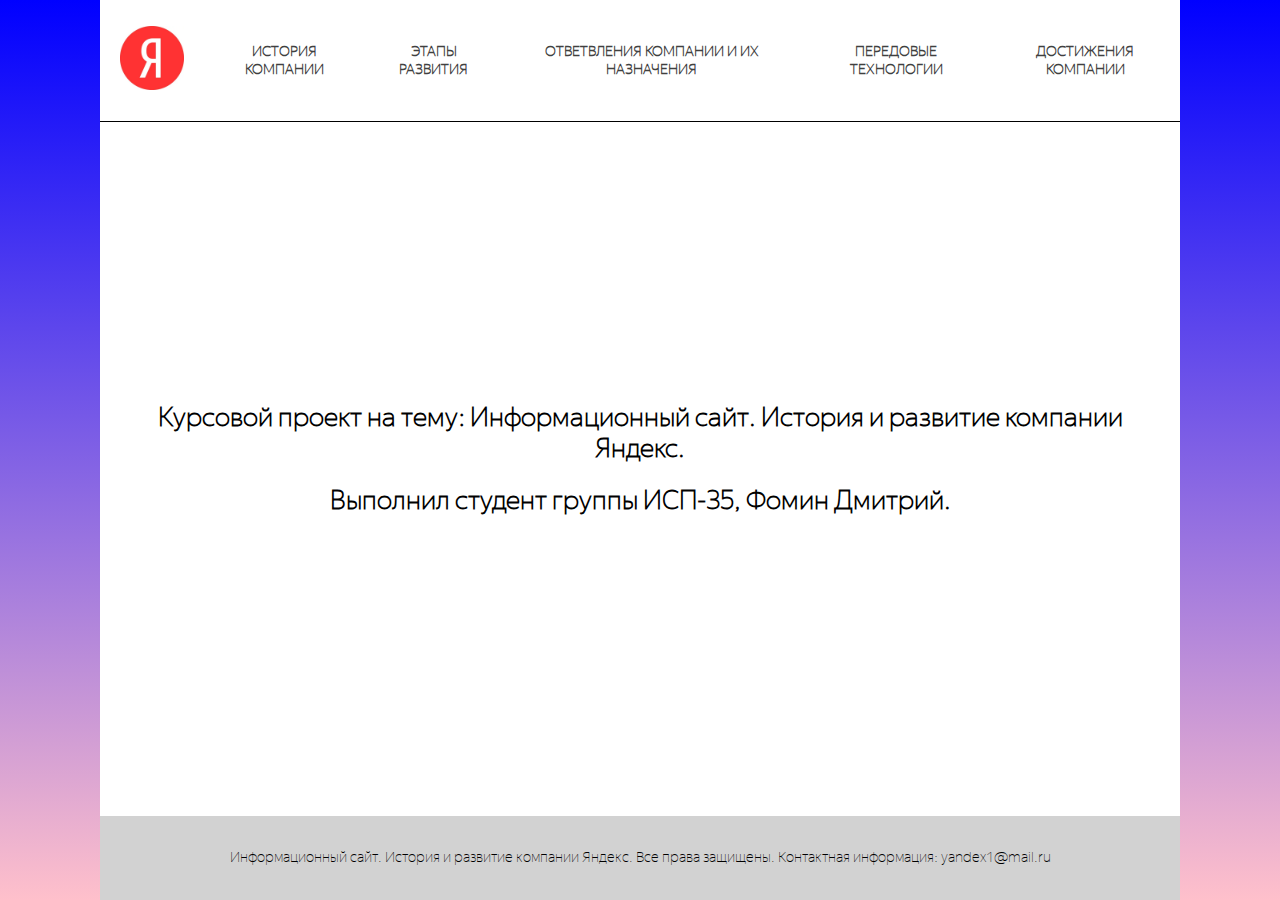
<file: index.html>
<!DOCTYPE html>
<html lang="en">
  <head>
    <meta charset="UTF-8" />
    
    <meta name="viewport" content="width=device-width, initial-scale=1.0" />
   
    <title>Курсовой проект</title>
    
    <link rel="stylesheet" href="style.css" />
   
    <link rel="stylesheet" href="MainPage.css" />
   
  </head>
  <body>
    
    <div class="conteiner">
      
      <header class="header">
        <nav class="nav">
          
          <input type="checkbox" id="menu-toggle" class="menu-toggle" />
          
          <label for="menu-toggle" class="menu-icon">☰</label>

          <ul class="menu">
            <li>
              
              <a href="index.html" class="logo"
                ><img src="img/i.webp" alt="logo"
              /></a>
            </li>
            <li>
             
              <a href="history.html" target="_self"
                >История компании</a
              >
            </li>
            <li>
              
              <a href="stages.html" target="_self">Этапы развития</a>
            </li>
            <li>
              
              <a href="branches.html" target="_self"
                >Ответвления компании и их назначения</a
              >
            </li>
            <li>
              
              <a href="advanced.html" target="_self"
                >Передовые технологии</a
              >
            </li>
            <li>
             
              <a href="achievements.html" target="_self"
                >Достижения компании</a
              >
            </li>
          </ul>
        </nav>
      </header>
      
      <main class="content">
        <h2>
          Курсовой проект на тему: Информационный сайт. История и развитие
          компании Яндекс.
        </h2>
        
        <h2>Выполнил студент группы ИСП-35, Фомин Дмитрий.</h2>
      
      </main>
      
      <footer class="footer">
        <p>
          Информационный сайт. История и развитие компании Яндекс. Все права
          защищены. Контактная информация: yandex1@mail.ru
        </p>
        
      </footer>
    </div>
  </body>
</html>
</file>
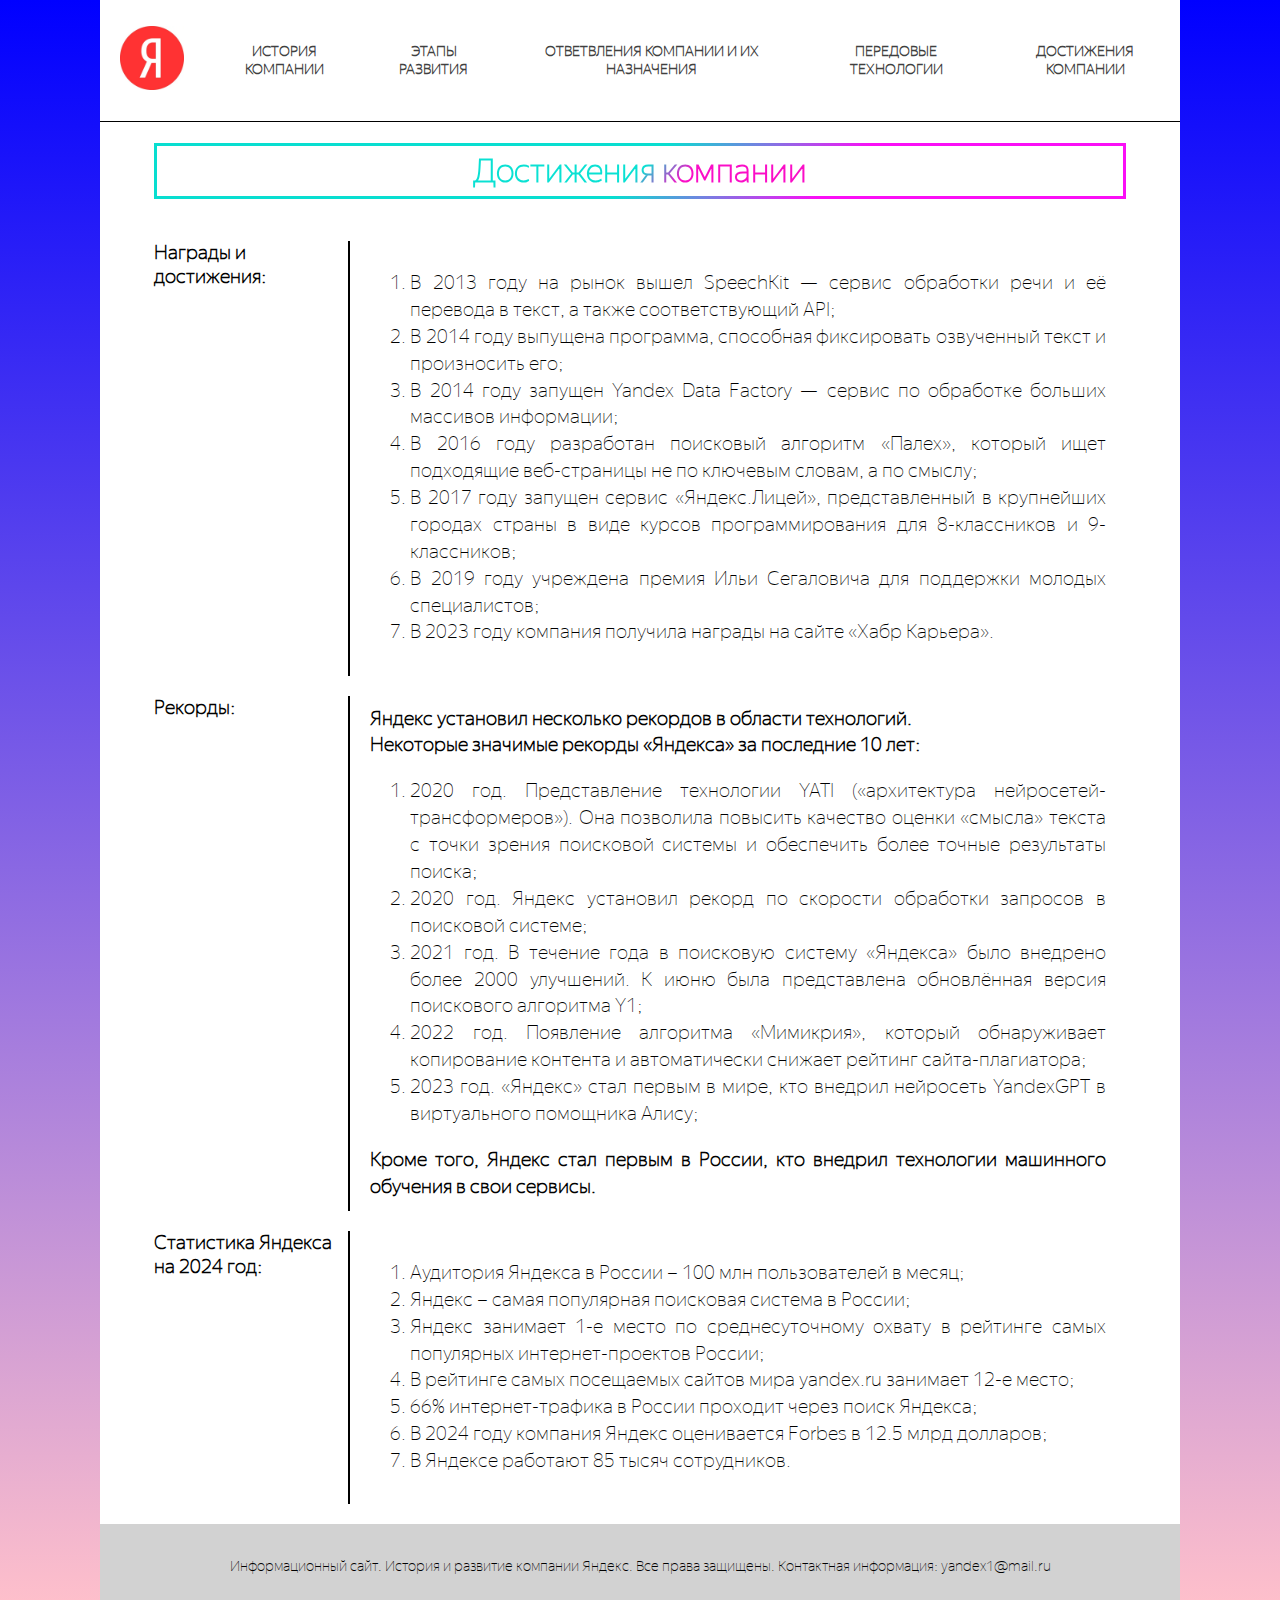
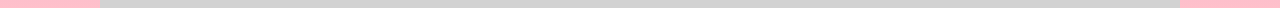
<file: achievements.html>
<!DOCTYPE html>
<html lang="en">
<head>
    <meta charset="UTF-8" />
    <meta name="viewport" content="width=device-width, initial-scale=1.0" />
    <title>Достижения компании</title>
    <link rel="stylesheet" href="style.css" />
    <link rel="stylesheet" href="achievements.css" />
</head>
<body>
    <div class="conteiner">
        <header class="header">
            <nav class="nav">
                <input type="checkbox" id="menu-toggle" class="menu-toggle" />
                <label for="menu-toggle" class="menu-icon">☰</label>
                <ul class="menu">
                    <li>
                        <a href="MainPage.html" class="logo">
                            <img src="img/i.webp" alt="logo" />
                        </a>
                    </li>
                    <li>
                        <a href="history.html" target="_self">История компании</a>
                    </li>
                    <li>
                        <a href="Stages.html" target="_self">Этапы развития</a>
                    </li>
                    <li>
                        <a href="branches.html" target="_self">Ответвления компании и их назначения</a>
                    </li>
                    <li>
                        <a href="advanced.html" target="_self">Передовые технологии</a>
                    </li>
                    <li>
                        <a href="achievements.html" target="_self">Достижения компании</a>
                    </li>
                </ul>
            </nav>
        </header>
        <main class="content">
            <h1 class="head_text">Достижения компании</h1>
            <div class="achiv">
                <div class="left">Награды и достижения:</div>
                <div class="right">
                    <ol>
                        <li>
                            В 2013 году на рынок вышел SpeechKit — сервис обработки речи и
                            её перевода в текст, а также соответствующий API;
                        </li>
                        <li>
                            В 2014 году выпущена программа, способная фиксировать озвученный
                            текст и произносить его;
                        </li>
                        <li>
                            В 2014 году запущен Yandex Data Factory — сервис по обработке
                            больших массивов информации;
                        </li>
                        <li>
                            В 2016 году разработан поисковый алгоритм «Палех», который ищет
                            подходящие веб-страницы не по ключевым словам, а по смыслу;
                        </li>
                        <li>
                            В 2017 году запущен сервис «Яндекс.Лицей», представленный в
                            крупнейших городах страны в виде курсов программирования для
                            8-классников и 9-классников;
                        </li>
                        <li>
                            В 2019 году учреждена премия Ильи Сегаловича для поддержки
                            молодых специалистов;
                        </li>
                        <li>
                            В 2023 году компания получила награды на сайте «Хабр Карьера».
                        </li>
                    </ol>
                </div>
            </div>
            <div class="record">
                <div class="left">Рекорды:</div>
                <div class="right">
                    <div class="text">
                        Яндекс установил несколько рекордов в области технологий.
                    </div>
                    <div class="text">
                        Некоторые значимые рекорды «Яндекса» за последние 10 лет:
                    </div>
                    <ol>
                        <li>
                            2020 год. Представление технологии YATI («архитектура
                            нейросетей-трансформеров»). Она позволила повысить качество
                            оценки «смысла» текста с точки зрения поисковой системы и
                            обеспечить более точные результаты поиска;
                        </li>
                        <li>
                            2020 год. Яндекс установил рекорд по скорости обработки запросов
                            в поисковой системе;
                        </li>
                        <li>
                            2021 год. В течение года в поисковую систему «Яндекса» было
                            внедрено более 2000 улучшений. К июню была представлена
                            обновлённая версия поискового алгоритма Y1;
                        </li>
                        <li>
                            2022 год. Появление алгоритма «Мимикрия», который обнаруживает
                            копирование контента и автоматически снижает рейтинг
                            сайта-плагиатора;
                        </li>
                        <li>
                            2023 год. «Яндекс» стал первым в мире, кто внедрил нейросеть
                            YandexGPT в виртуального помощника Алису;
                        </li>
                    </ol>
                    <div class="text">
                        Кроме того, Яндекс стал первым в России, кто внедрил технологии
                        машинного обучения в свои сервисы.
                    </div>
                </div>
            </div>
            <div class="statistics">
                <div class="left">Статистика Яндекса на 2024 год:</div>
                <div class="right">
                    <ol>
                        <li>
                            Аудитория Яндекса в России – 100 млн пользователей в месяц;
                        </li>
                        <li>Яндекс – самая популярная поисковая система в России;</li>
                        <li>
                            Яндекс занимает 1-е место по среднесуточному охвату в рейтинге
                            самых популярных интернет-проектов России;
                        </li>
                        <li>
                            В рейтинге самых посещаемых сайтов мира yandex.ru занимает 12-е
                            место;
                        </li>
                        <li>
                            66% интернет-трафика в России проходит через поиск Яндекса;
                        </li>
                        <li>
                            В 2024 году компания Яндекс оценивается Forbes в 12.5 млрд
                            долларов;
                        </li>
                        <li>В Яндексе работают 85 тысяч сотрудников.</li>
                    </ol>
                </div>
            </div>
        </main>
        <footer class="footer">
            <p>
                Информационный сайт. История и развитие компании Яндекс. Все права
                защищены. Контактная информация: yandex1@mail.ru
            </p>
        </footer>
    </div>
</body>
</html>
</file>
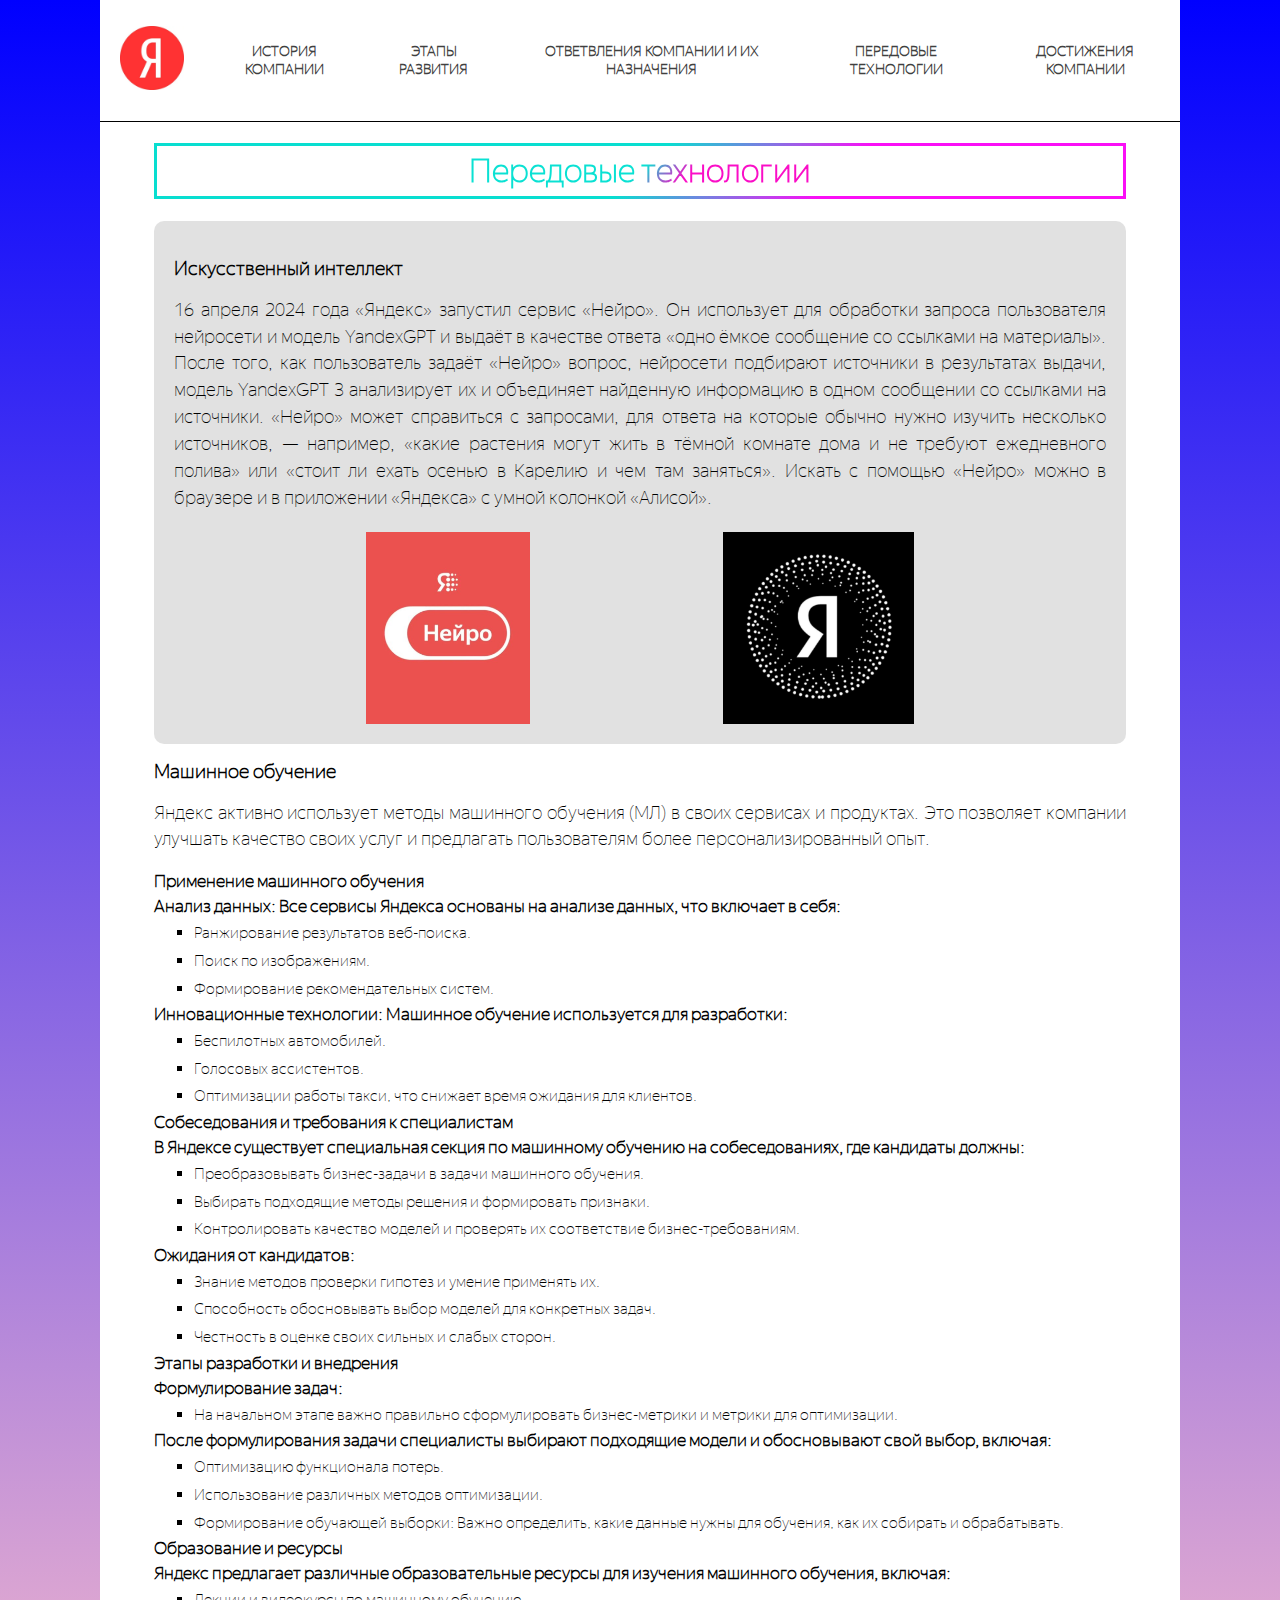
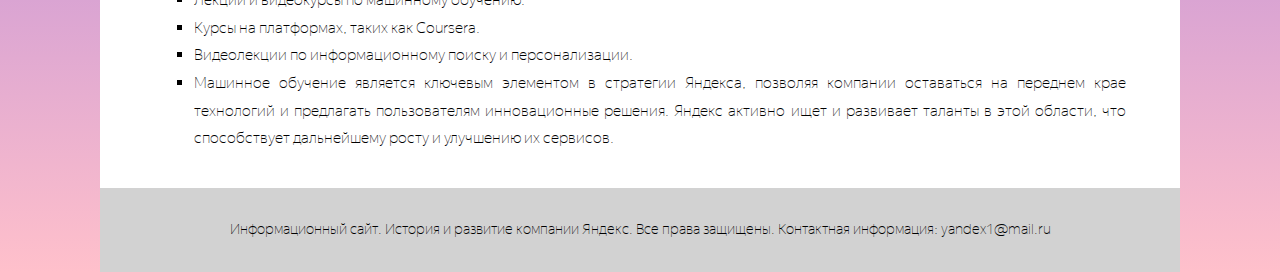
<file: advanced.html>
<!DOCTYPE html>
<html lang="en">
<head>
    <meta charset="UTF-8" />
    <meta name="viewport" content="width=device-width, initial-scale=1.0" />
    <title>Передовые технологии</title>
    <link rel="stylesheet" href="style.css" />
    <link rel="stylesheet" href="advanced.css" />
</head>
<body>
    <div class="conteiner">
        <header class="header">
            <nav class="nav">
                <input type="checkbox" id="menu-toggle" class="menu-toggle" />
                <label for="menu-toggle" class="menu-icon">☰</label>
                <ul class="menu">
                    <li>
                        <a href="index.html" class="logo">
                            <img src="img/i.webp" alt="logo" />
                        </a>
                    </li>
                    <li>
                        <a href="history.html" target="_self">История компании</a>
                    </li>
                    <li>
                        <a href="Stages.html" target="_self">Этапы развития</a>
                    </li>
                    <li>
                        <a href="branches.html" target="_self">Ответвления компании и их назначения</a>
                    </li>
                    <li>
                        <a href="advanced.html" target="_self">Передовые технологии</a>
                    </li>
                    <li>
                        <a href="Achievements.html" target="_self">Достижения компании</a>
                    </li>
                </ul>
            </nav>
        </header>
        <main class="content">
            <h1 class="head_text">Передовые технологии</h1>
            <div class="fon">
                <h2>Искусственный интеллект</h2>
                <div class="text">
                    16 апреля 2024 года «Яндекс» запустил сервис «Нейро». Он использует
                    для обработки запроса пользователя нейросети и модель YandexGPT и
                    выдаёт в качестве ответа «одно ёмкое сообщение со ссылками на
                    материалы». После того, как пользователь задаёт «Нейро» вопрос,
                    нейросети подбирают источники в результатах выдачи, модель YandexGPT
                    3 анализирует их и объединяет найденную информацию в одном сообщении
                    со ссылками на источники. «Нейро» может справиться с запросами, для
                    ответа на которые обычно нужно изучить несколько источников, —
                    например, «какие растения могут жить в тёмной комнате дома и не
                    требуют ежедневного полива» или «стоит ли ехать осенью в Карелию и
                    чем там заняться». Искать с помощью «Нейро» можно в браузере и в
                    приложении «Яндекса» с умной колонкой «Алисой».
                </div>
                <div class="two_pictures">
                    <img src="img/ya_nei.png" class="img_ya_nei" />
                    <img src="img/ya_nei_2.png" class="img_ya_nei" />
                </div>
            </div>
            <h2>Машинное обучение</h2>
            <div class="text">
                Яндекс активно использует методы машинного обучения (МЛ) в своих
                сервисах и продуктах. Это позволяет компании улучшать качество своих
                услуг и предлагать пользователям более персонализированный опыт.
            </div>
            <ol class="spis">
                <li>
                    <div>Применение машинного обучения</div>
                    <div>
                        Анализ данных: Все сервисы Яндекса основаны на анализе данных, что
                        включает в себя:
                    </div>
                    <ul>
                        <li>Ранжирование результатов веб-поиска.</li>
                        <li>Поиск по изображениям.</li>
                        <li>Формирование рекомендательных систем.</li>
                    </ul>
                    <div>
                        Инновационные технологии: Машинное обучение используется для
                        разработки:
                    </div>
                    <ul>
                        <li>Беспилотных автомобилей.</li>
                        <li>Голосовых ассистентов.</li>
                        <li>
                            Оптимизации работы такси, что снижает время ожидания для
                            клиентов.
                        </li>
                    </ul>
                </li>
                <li>
                    <div>Собеседования и требования к специалистам</div>
                    <div>
                        В Яндексе существует специальная секция по машинному обучению на
                        собеседованиях, где кандидаты должны:
                    </div>
                    <ul>
                        <li>
                            Преобразовывать бизнес-задачи в задачи машинного обучения.
                        </li>
                        <li>
                            Выбирать подходящие методы решения и формировать признаки.
                        </li>
                        <li>
                            Контролировать качество моделей и проверять их соответствие
                            бизнес-требованиям.
                        </li>
                    </ul>
                    <div>Ожидания от кандидатов:</div>
                    <ul>
                        <li>Знание методов проверки гипотез и умение применять их.</li>
                        <li>
                            Способность обосновывать выбор моделей для конкретных задач.
                        </li>
                        <li>Честность в оценке своих сильных и слабых сторон.</li>
                    </ul>
                </li>
                <li>
                    <div>Этапы разработки и внедрения</div>
                    <div>Формулирование задач:</div>
                    <ul>
                        <li>
                            На начальном этапе важно правильно сформулировать бизнес-метрики
                            и метрики для оптимизации.
                        </li>
                    </ul>
                    <div>
                        После формулирования задачи специалисты выбирают подходящие модели
                        и обосновывают свой выбор, включая:
                    </div>
                    <ul>
                        <li>Оптимизацию функционала потерь.</li>
                        <li>Использование различных методов оптимизации.</li>
                        <li>
                            Формирование обучающей выборки: Важно определить, какие данные
                            нужны для обучения, как их собирать и обрабатывать.
                        </li>
                    </ul>
                </li>
                <li>
                    <div>Образование и ресурсы</div>
                    <div>
                        Яндекс предлагает различные образовательные ресурсы для изучения
                        машинного обучения, включая:
                    </div>
                    <ul>
                        <li>Лекции и видеокурсы по машинному обучению.</li>
                        <li>Курсы на платформах, таких как Coursera.</li>
                        <li>Видеолекции по информационному поиску и персонализации.</li>
                        <li>
                            Машинное обучение является ключевым элементом в стратегии
                            Яндекса, позволяя компании оставаться на переднем крае
                            технологий и предлагать пользователям инновационные решения.
                            Яндекс активно ищет и развивает таланты в этой области, что
                            способствует дальнейшему росту и улучшению их сервисов.
                        </li>
                    </ul>
                </li>
            </ol>
        </main>
        <footer class="footer">
            <p>
                Информационный сайт. История и развитие компании Яндекс. Все права
                защищены. Контактная информация: yandex1@mail.ru
            </p>
        </footer>
    </div>
</body>
</html>
</file>
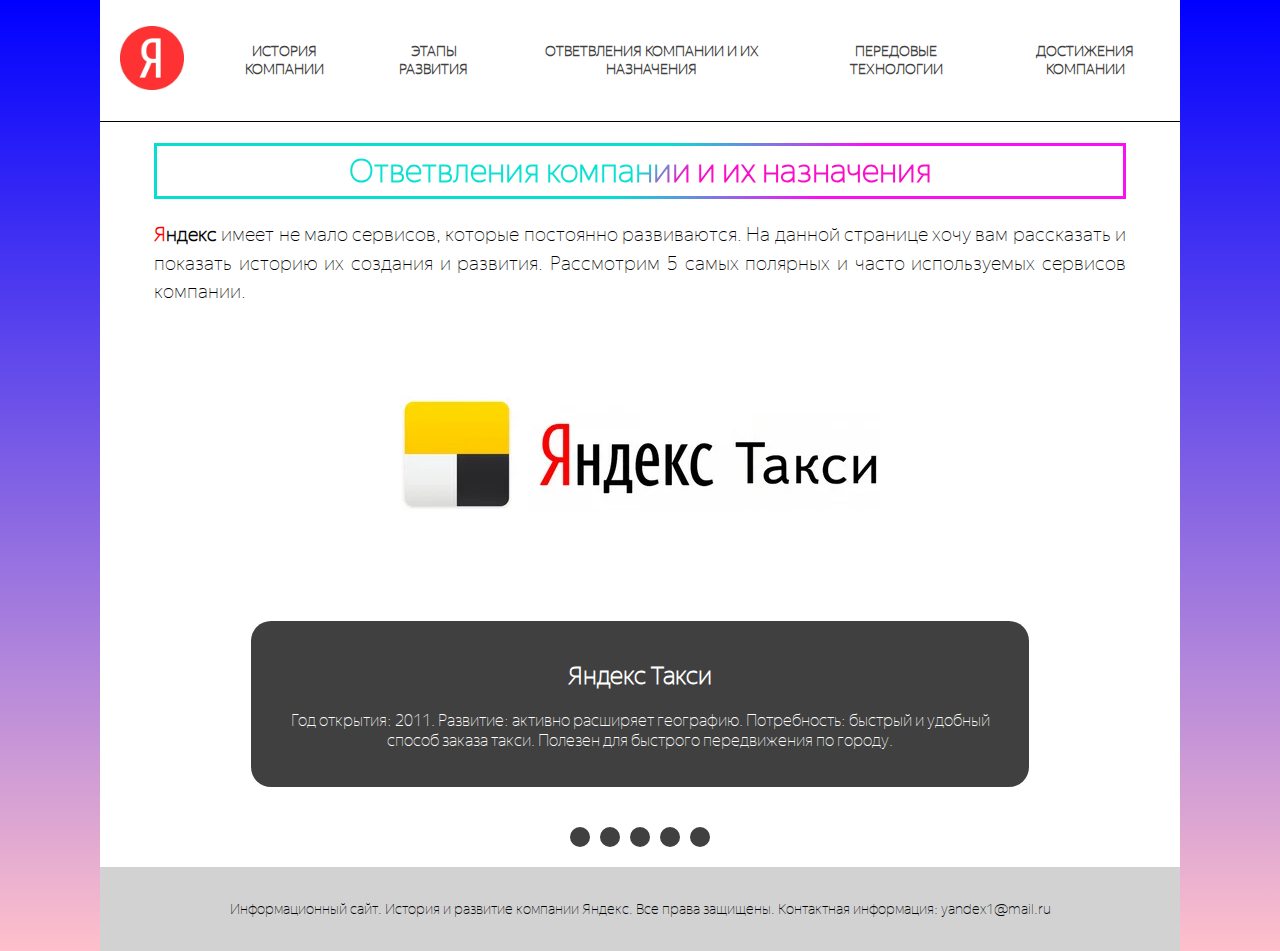
<file: branches.html>
<!DOCTYPE html>
<html lang="en">
<head>
    <meta charset="UTF-8" />
    <meta name="viewport" content="width=device-width, initial-scale=1.0" />
    <title>Ответвления компании и их назначения</title>
    <link rel="stylesheet" href="style.css" />
    <link rel="stylesheet" href="branches.css" />
</head>
<body>
    <div class="conteiner">
        <header class="header">
            <nav class="nav">
                <input type="checkbox" id="menu-toggle" class="menu-toggle" />
                <label for="menu-toggle" class="menu-icon">☰</label>
                <ul class="menu">
                    <li>
                        <a href="index.html" class="logo">
                            <img src="img/i.webp" alt="logo" />
                        </a>
                    </li>
                    <li>
                        <a href="history.html" target="_self">История компании</a>
                    </li>
                    <li>
                        <a href="Stages.html" target="_self">Этапы развития</a>
                    </li>
                    <li>
                        <a href="branches.html" target="_self">Ответвления компании и их назначения</a>
                    </li>
                    <li>
                        <a href="advanced.html" target="_self">Передовые технологии</a>
                    </li>
                    <li>
                        <a href="Achievements.html" target="_self">Достижения компании</a>
                    </li>
                </ul>
            </nav>
        </header>
        <main class="content">
            <h1 class="head_text">Ответвления компании и их назначения</h1>
            <div class="text">
                <span><font color="red"> Я</font>ндекс</span> имеет не мало сервисов,
                которые постоянно развиваются. На данной странице хочу вам рассказать
                и показать историю их создания и развития. Рассмотрим 5 самых полярных
                и часто используемых сервисов компании.
            </div>

            <div class="slider-container">
                <input id="slide-dot-1" type="radio" name="slides" checked />
                <div class="slide">
                    <div class="slide-image">
                        <img src="img/ya_taxi.webp" alt="Яндекс Такси" />
                    </div>
                    <div class="description">
                        <h2>Яндекс Такси</h2>
                        <p>
                            Год открытия: 2011. Развитие: активно расширяет географию.
                            Потребность: быстрый и удобный способ заказа такси. Полезен для
                            быстрого передвижения по городу.
                        </p>
                    </div>
                </div>

                <input id="slide-dot-2" type="radio" name="slides" />
                <div class="slide">
                    <div class="slide-image">
                        <img src="img/ya_plus.webp" alt="Яндекс Плюс" />
                    </div>
                    <div class="description">
                        <h2>Яндекс Плюс</h2>
                        <p>
                            Год открытия: 2018. Развитие: объединяет разные сервисы под
                            одной подпиской. Потребность: доступ к множеству сервисов.
                            Полезен для экономии на подписках.
                        </p>
                    </div>
                </div>

                <input id="slide-dot-3" type="radio" name="slides" />
                <div class="slide">
                    <div class="slide-image">
                        <img src="img/ya_po.png" alt="Яндекс Поиск" />
                    </div>
                    <div class="description">
                        <h2>Яндекс Поиск</h2>
                        <p>
                            Год открытия: 1997. Развитие: постоянные обновления алгоритмов.
                            Потребность: быстрый доступ к информации. Полезен для поиска
                            нужных данных в интернете.
                        </p>
                    </div>
                </div>

                <input id="slide-dot-4" type="radio" name="slides" />
                <div class="slide">
                    <div class="slide-image">
                        <img src="img/ya_mu.jpg" alt="Яндекс Музыка" />
                    </div>
                    <div class="description">
                        <h2>Яндекс Музыка</h2>
                        <p>
                            Год открытия: 2010. Развитие: расширение библиотеки и улучшение
                            интерфейса. Потребность: доступ к музыкальному контенту. Полезен
                            для прослушивания любимых треков.
                        </p>
                    </div>
                </div>

                <input id="slide-dot-5" type="radio" name="slides" />
                <div class="slide">
                    <div class="slide-image">
                        <img src="img/ya_dz.png" alt="Яндекс Дзен" />
                    </div>
                    <div class="description">
                        <h2>Яндекс Дзен</h2>
                        <p>
                            Год открытия: 2017. Развитие: внедрение алгоритмов для
                            персонализации контента. Потребность: индивидуальный контент по
                            интересам. Полезен для чтения и просмотра материалов,
                            соответствующих личным предпочтениям.
                        </p>
                    </div>
                </div>
            </div>
            <div class="navigation">
                <label for="slide-dot-1"></label>
                <label for="slide-dot-2"></label>
                <label for="slide-dot-3"></label>
                <label for="slide-dot-4"></label>
                <label for="slide-dot-5"></label>
            </div>
        </main>
        <footer class="footer">
            <p>
                Информационный сайт. История и развитие компании Яндекс. Все права
                защищены. Контактная информация: yandex1@mail.ru
            </p>
        </footer>
    </div>
</body>
</html>
</file>
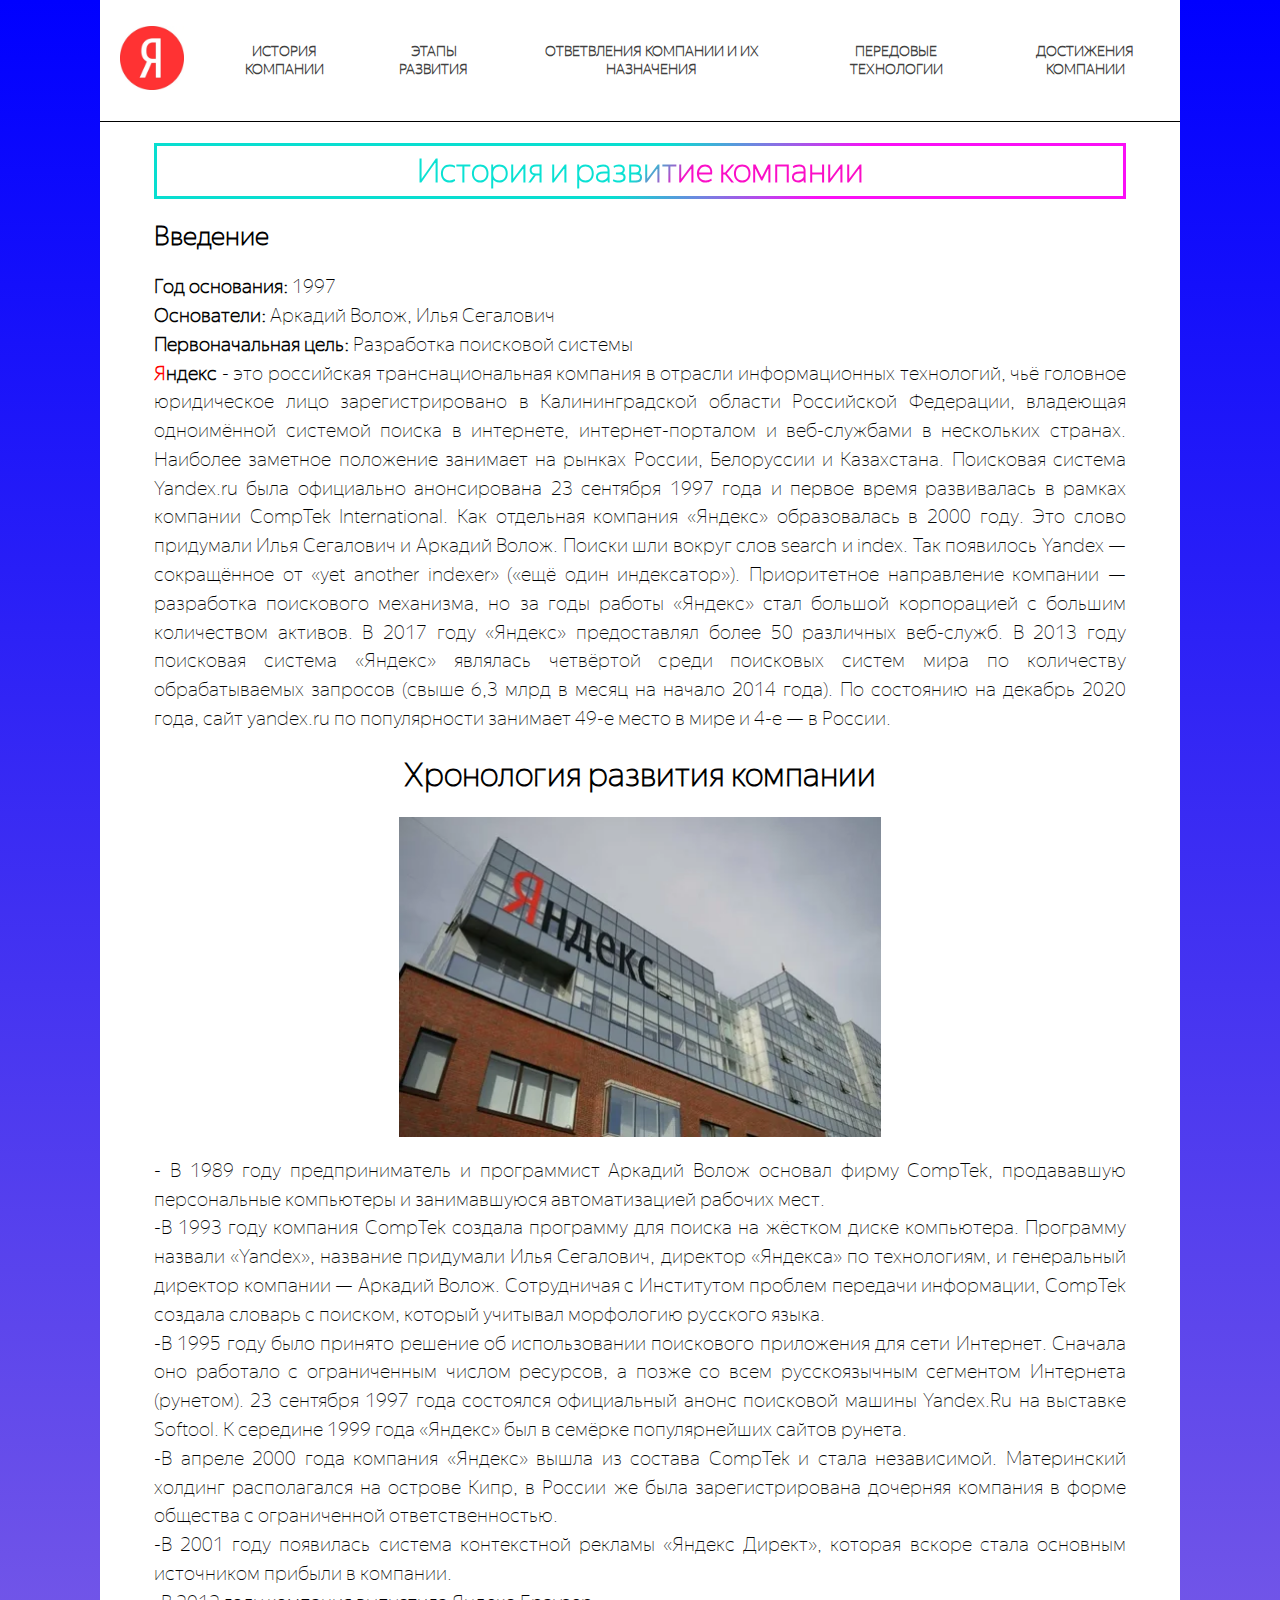
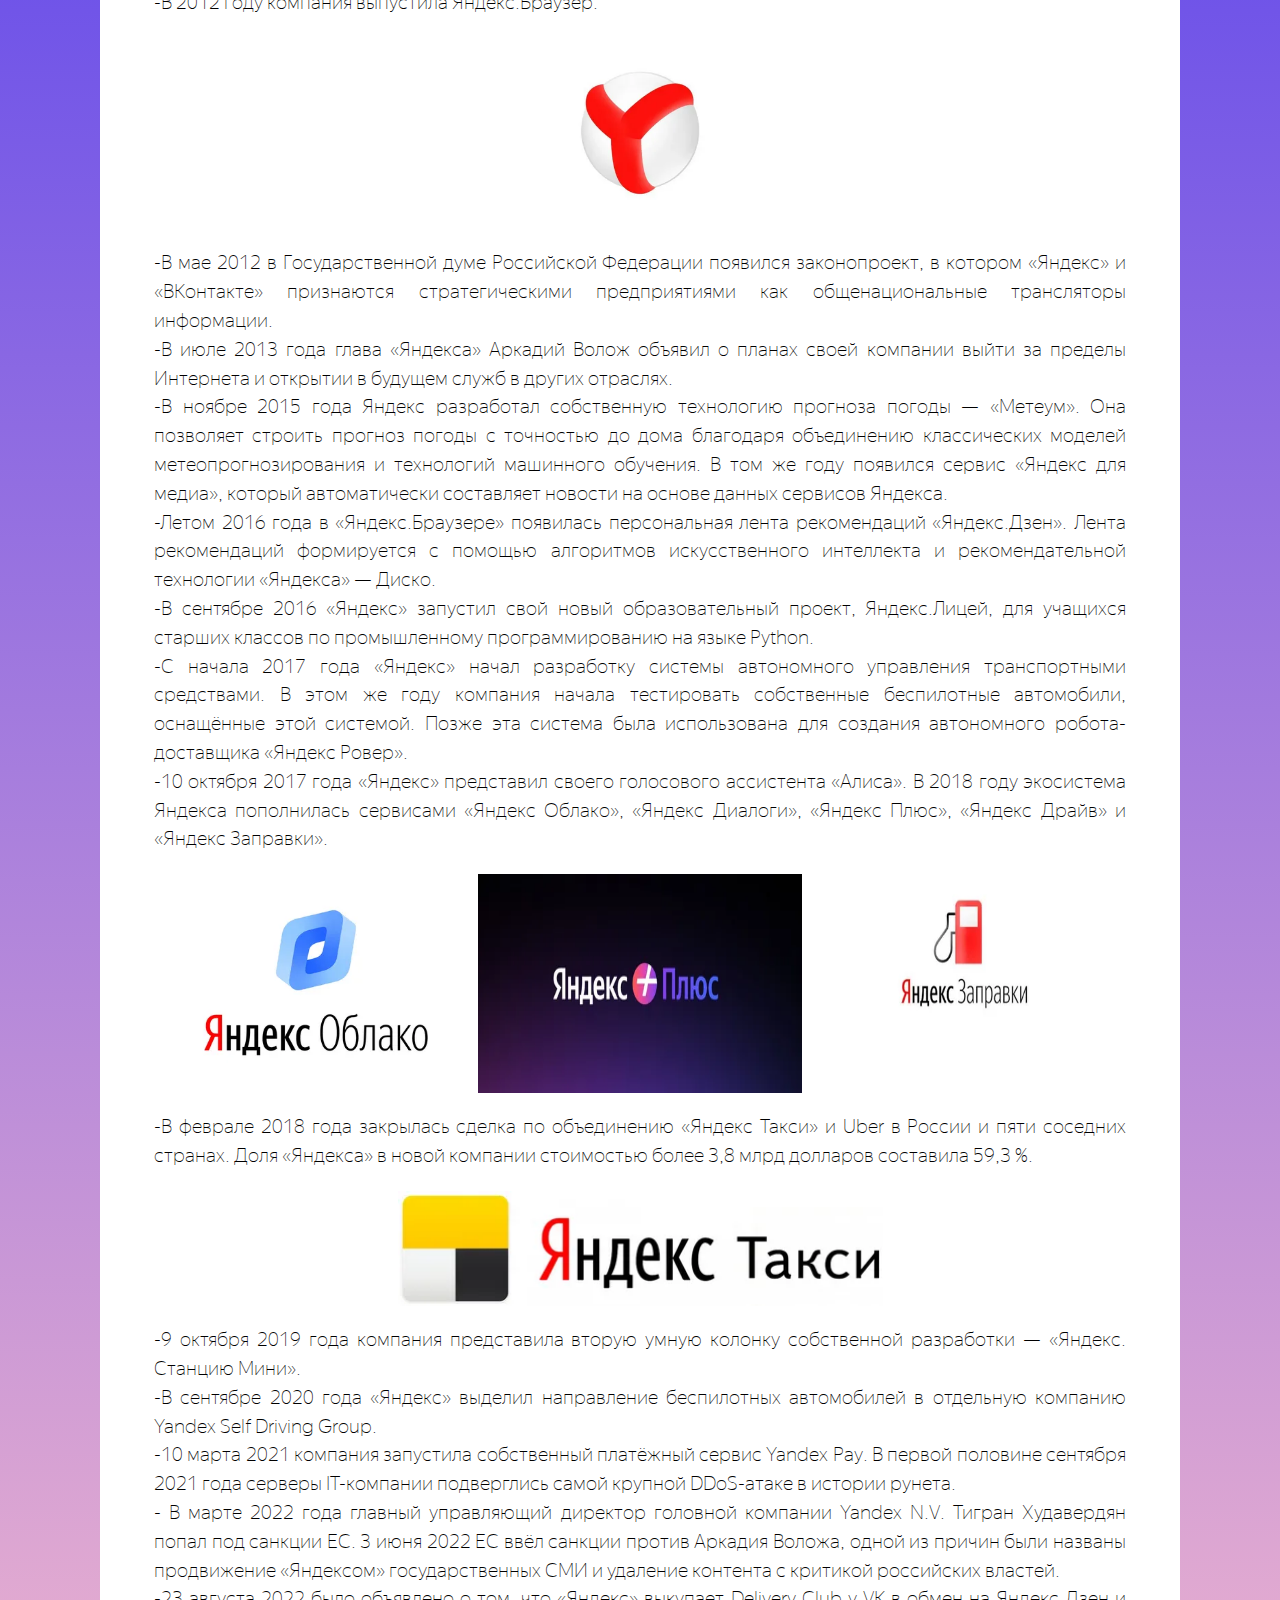
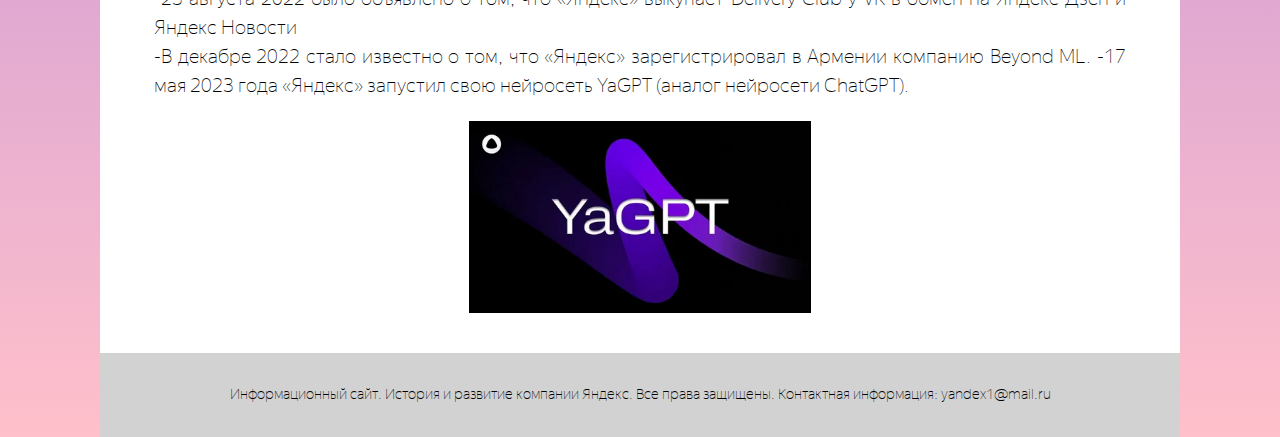
<file: history.html>
<!DOCTYPE html>
<html lang="en">
  <head>
    <meta charset="UTF-8" />
    
    <meta name="viewport" content="width=device-width, initial-scale=1.0" />
    
    <title>История компании</title>
    
    <link rel="stylesheet" href="style.css" />
    
    <link rel="stylesheet" href="history.css" />
   
  </head>
  <body>
    
    <div class="conteiner">
      
      <header class="header">
        <nav class="nav">
          
          <input type="checkbox" id="menu-toggle" class="menu-toggle" />
          
          <label for="menu-toggle" class="menu-icon">☰</label>

          
          <ul class="menu">
            <li>
              
              <a href="index.html" class="logo"
                ><img src="img/i.webp" alt="logo"
              /></a>
            </li>
            <li>
              
              <a href="history.html" target="_self">История компании</a>
            </li>
            <li>
              
              <a href="Stages.html" target="_self">Этапы развития</a>
            </li>
            <li>
             
              <a href="branches.html" target="_self"
                >Ответвления компании и их назначения</a
              >
            </li>
            <li>
              
              <a href="advanced.html" target="_self"
                >Передовые технологии</a
              >
            </li>
            <li>
              
              <a href="Achievements.html" target="_self"
                >Достижения компании</a
              >
            </li>
          </ul>
        </nav>
      </header>
      
      <main class="content">
        <h1 class="head_text">История и развитие компании</h1>
        
        <h2>Введение</h2>
        
        <div class="text"><span>Год основания:</span> 1997</div>
        
        <div class="text">
          <span>Основатели:</span> Аркадий Волож, Илья Сегалович
        </div>
        
        <div class="text">
          <span>Первоначальная цель:</span> Разработка поисковой системы
        </div>
        
        <div class="text">
          <span><font color="red">Я</font>ндекс</span>
          - это российская транснациональная компания в отрасли информационных
          технологий, чьё головное юридическое лицо зарегистрировано в
          Калининградской области Российской Федерации, владеющая одноимённой
          системой поиска в интернете, интернет-порталом и веб-службами в
          нескольких странах. Наиболее заметное положение занимает на рынках
          России, Белоруссии и Казахстана. Поисковая система Yandex.ru была
          официально анонсирована 23 сентября 1997 года и первое время
          развивалась в рамках компании CompTek International. Как отдельная
          компания «Яндекс» образовалась в 2000 году. Это слово придумали Илья
          Сегалович и Аркадий Волож. Поиски шли вокруг слов search и index. Так
          появилось Yandex — сокращённое от «yet another indexer» («ещё один
          индексатор»). Приоритетное направление компании — разработка
          поискового механизма, но за годы работы «Яндекс» стал большой
          корпорацией с большим количеством активов. В 2017 году «Яндекс»
          предоставлял более 50 различных веб-служб. В 2013 году поисковая
          система «Яндекс» являлась четвёртой среди поисковых систем мира по
          количеству обрабатываемых запросов (свыше 6,3 млрд в месяц на начало
          2014 года). По состоянию на декабрь 2020 года, сайт yandex.ru по
          популярности занимает 49-е место в мире и 4-е — в России.
        </div>
        
        <h1>Хронология развития компании</h1>
        
        <div class="img">
          <img src="img/office.webp" class="img_office" />
        </div>
       
        <div class="text">
          - В 1989 году предприниматель и программист Аркадий Волож основал
          фирму CompTek, продававшую персональные компьютеры и занимавшуюся
          автоматизацией рабочих мест.
        </div>
        
        <div class="text">
          -В 1993 году компания CompTek создала программу для поиска на жёстком
          диске компьютера. Программу назвали «Yandex», название придумали Илья
          Сегалович, директор «Яндекса» по технологиям, и генеральный директор
          компании — Аркадий Волож. Сотрудничая с Институтом проблем передачи
          информации, CompTek создала словарь с поиском, который учитывал
          морфологию русского языка.
        </div>
        
        <div class="text">
          -В 1995 году было принято решение об использовании поискового
          приложения для сети Интернет. Сначала оно работало с ограниченным
          числом ресурсов, а позже со всем русскоязычным сегментом Интернета
          (рунетом). 23 сентября 1997 года состоялся официальный анонс поисковой
          машины Yandex.Ru на выставке Softool. К середине 1999 года «Яндекс»
          был в семёрке популярнейших сайтов рунета.
        </div>
        
        <div class="text">
          -В апреле 2000 года компания «Яндекс» вышла из состава CompTek и стала
          независимой. Материнский холдинг располагался на острове Кипр, в
          России же была зарегистрирована дочерняя компания в форме общества с
          ограниченной ответственностью.
        </div>
        
        <div class="text">
          -В 2001 году появилась система контекстной рекламы «Яндекс Директ»,
          которая вскоре стала основным источником прибыли в компании.
        </div>
       
        <div class="text">-В 2012 году компания выпустила Яндекс.Браузер.</div>
        
        <div class="img">
          <img src="img/logo_ya.webp" class="img_logo_ya" />
        </div>
        
        <div class="text">
          -В мае 2012 в Государственной думе Российской Федерации появился
          законопроект, в котором «Яндекс» и «ВКонтакте» признаются
          стратегическими предприятиями как общенациональные трансляторы
          информации.
        </div>
        
        <div class="text">
          -В июле 2013 года глава «Яндекса» Аркадий Волож объявил о планах своей
          компании выйти за пределы Интернета и открытии в будущем служб в
          других отраслях.
        </div>
        
        <div class="text">
          -В ноябре 2015 года Яндекс разработал собственную технологию прогноза
          погоды — «Метеум». Она позволяет строить прогноз погоды с точностью до
          дома благодаря объединению классических моделей метеопрогнозирования и
          технологий машинного обучения. В том же году появился сервис «Яндекс
          для медиа», который автоматически составляет новости на основе данных
          сервисов Яндекса.
        </div>
        
        <div class="text">
          -Летом 2016 года в «Яндекс.Браузере» появилась персональная лента
          рекомендаций «Яндекс.Дзен». Лента рекомендаций формируется с помощью
          алгоритмов искусственного интеллекта и рекомендательной технологии
          «Яндекса» — Диско.
        </div>
        
        <div class="text">
          -В сентябре 2016 «Яндекс» запустил свой новый образовательный проект,
          Яндекс.Лицей, для учащихся старших классов по промышленному
          программированию на языке Python.
        </div>
        
        <div class="text">
          -С начала 2017 года «Яндекс» начал разработку системы автономного
          управления транспортными средствами. В этом же году компания начала
          тестировать собственные беспилотные автомобили, оснащённые этой
          системой. Позже эта система была использована для создания автономного
          робота-доставщика «Яндекс Ровер».
        </div>
        
        <div class="text">
          -10 октября 2017 года «Яндекс» представил своего голосового ассистента
          «Алиса». В 2018 году экосистема Яндекса пополнилась сервисами «Яндекс
          Облако», «Яндекс Диалоги», «Яндекс Плюс», «Яндекс Драйв» и «Яндекс
          Заправки».
        </div>
        
        <div class="img service">
          <img src="img/ya_cloud.webp" class="img_service" />
          <img src="img/ya_plus.webp" class="img_service" />
          <img src="img/ya_zp.webp" class="img_service" />
        </div>
        
        <div class="text">
          -В феврале 2018 года закрылась сделка по объединению «Яндекс Такси» и
          Uber в России и пяти соседних странах. Доля «Яндекса» в новой компании
          стоимостью более 3,8 млрд долларов составила 59,3 %.
        </div>
       
        <div class="img">
          <img src="img/ya_taxi.webp" class="img_ya_taxi" />
        </div>
        
        <div class="text">
          -9 октября 2019 года компания представила вторую умную колонку
          собственной разработки — «Яндекс. Станцию Мини».
        </div>
        
        <div class="text">
          -В сентябре 2020 года «Яндекс» выделил направление беспилотных
          автомобилей в отдельную компанию Yandex Self Driving Group.
        </div>
        
        <div class="text">
          -10 марта 2021 компания запустила собственный платёжный сервис Yandex
          Pay. В первой половине сентября 2021 года серверы IT-компании
          подверглись самой крупной DDoS-атаке в истории рунета.
        </div>
        
        <div class="text">
          - В марте 2022 года главный управляющий директор головной компании
          Yandex N.V. Тигран Худавердян попал под санкции ЕС. 3 июня 2022 ЕС
          ввёл санкции против Аркадия Воложа, одной из причин были названы
          продвижение «Яндексом» государственных СМИ и удаление контента с
          критикой российских властей.
        </div>
        
        <div class="text">
          -23 августа 2022 было объявлено о том, что «Яндекс» выкупает Delivery
          Club у VK в обмен на Яндекс Дзен и Яндекс Новости
        </div>
       
        <div class="text">
          -В декабре 2022 стало известно о том, что «Яндекс» зарегистрировал в
          Армении компанию Beyond ML. -17 мая 2023 года «Яндекс» запустил свою
          нейросеть YaGPT (аналог нейросети ChatGPT).
        </div>
        
        <div class="img">
          <img src="img/ya_gpt.webp" class="img_ya_gpt" />
        </div>
        
      </main>
      
      <footer class="footer">
        <p>
          Информационный сайт. История и развитие компании Яндекс. Все права
          защищены. Контактная информация: yandex1@mail.ru
        </p>
      </footer>
    </div>
  </body>
</html>
</file>
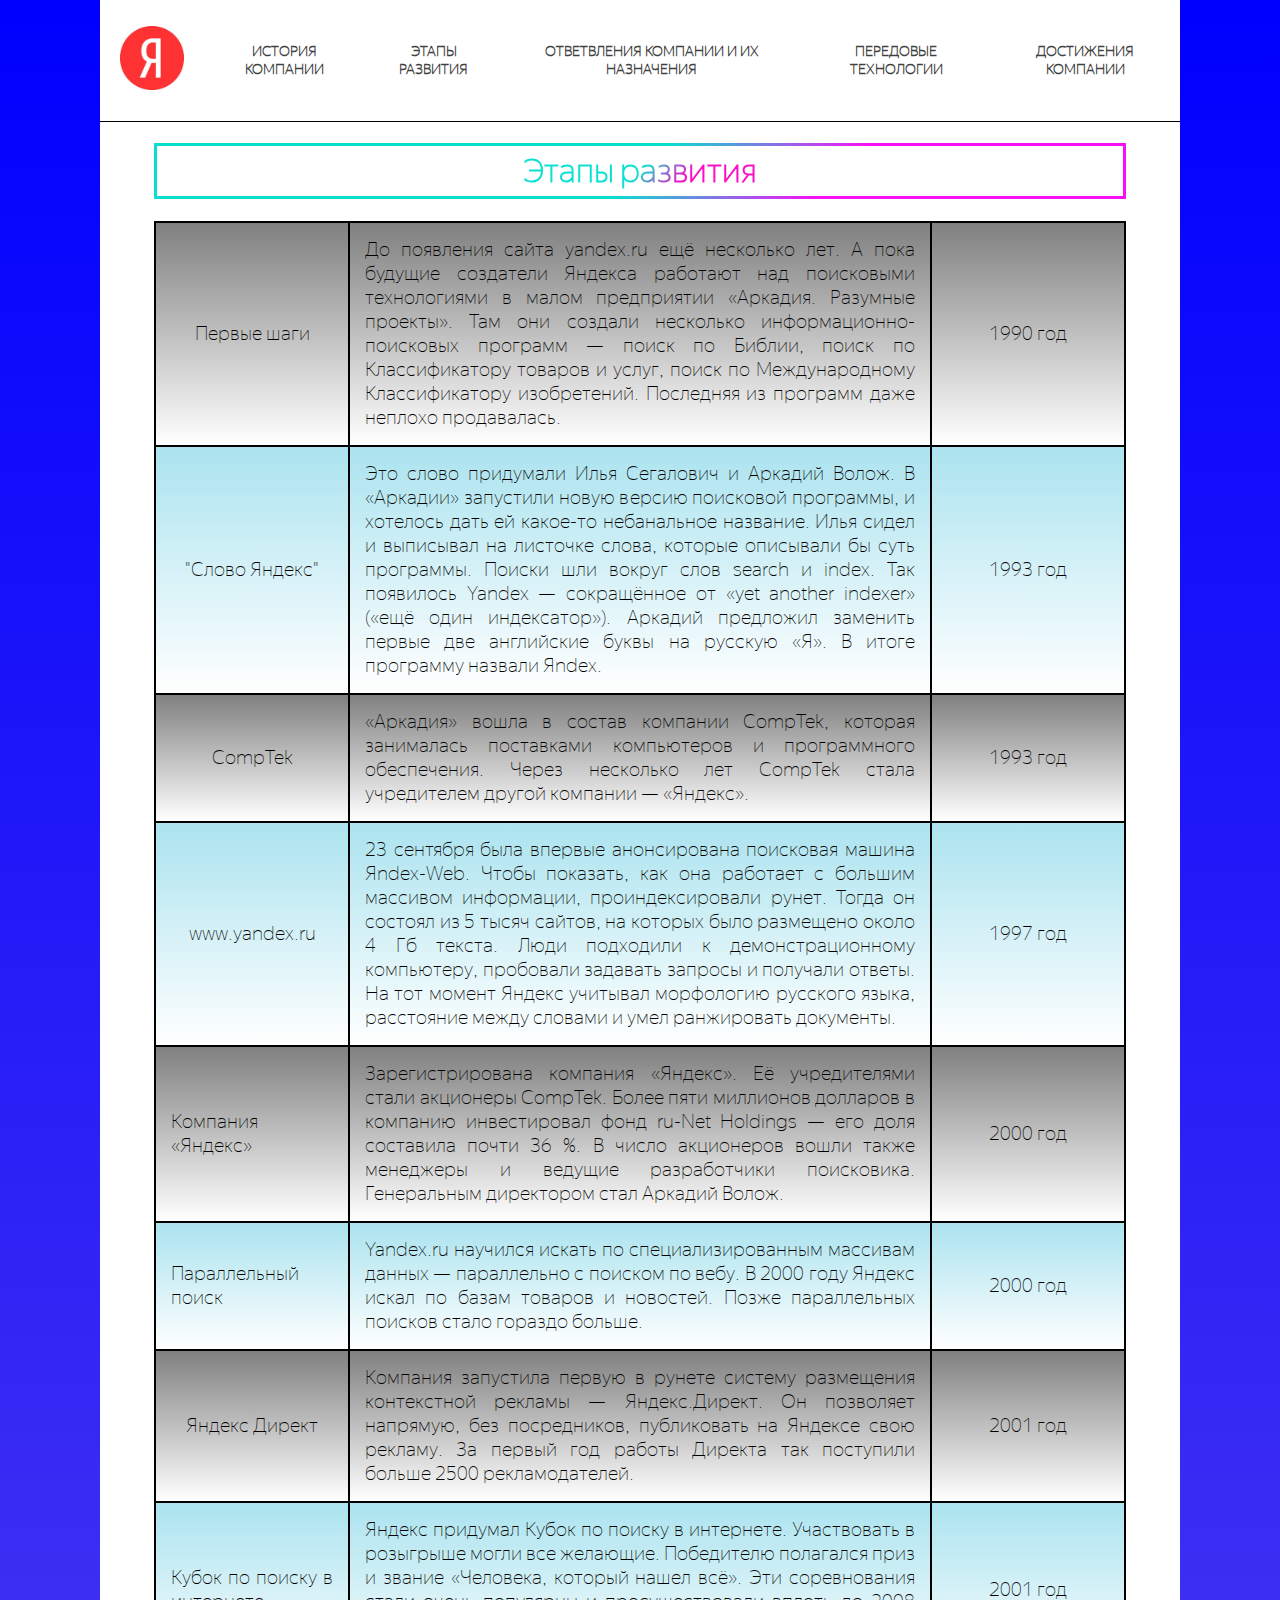
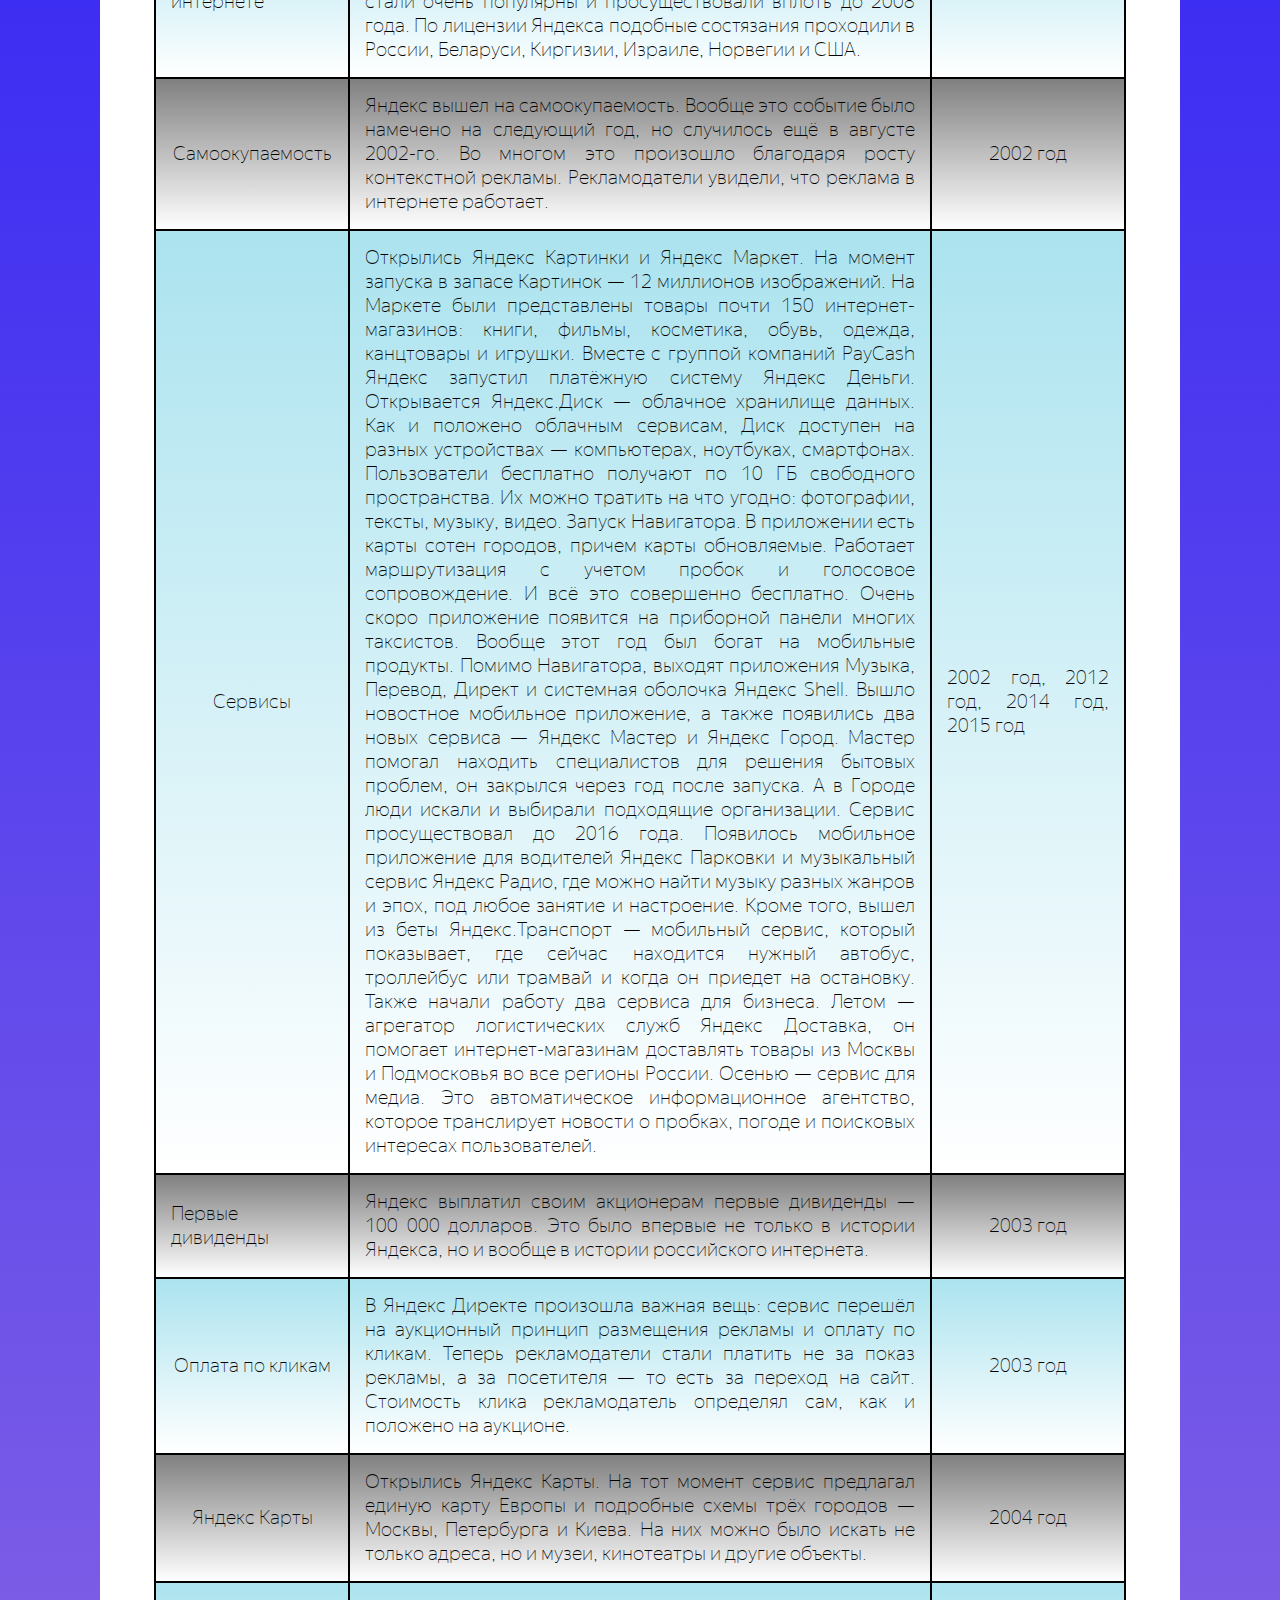
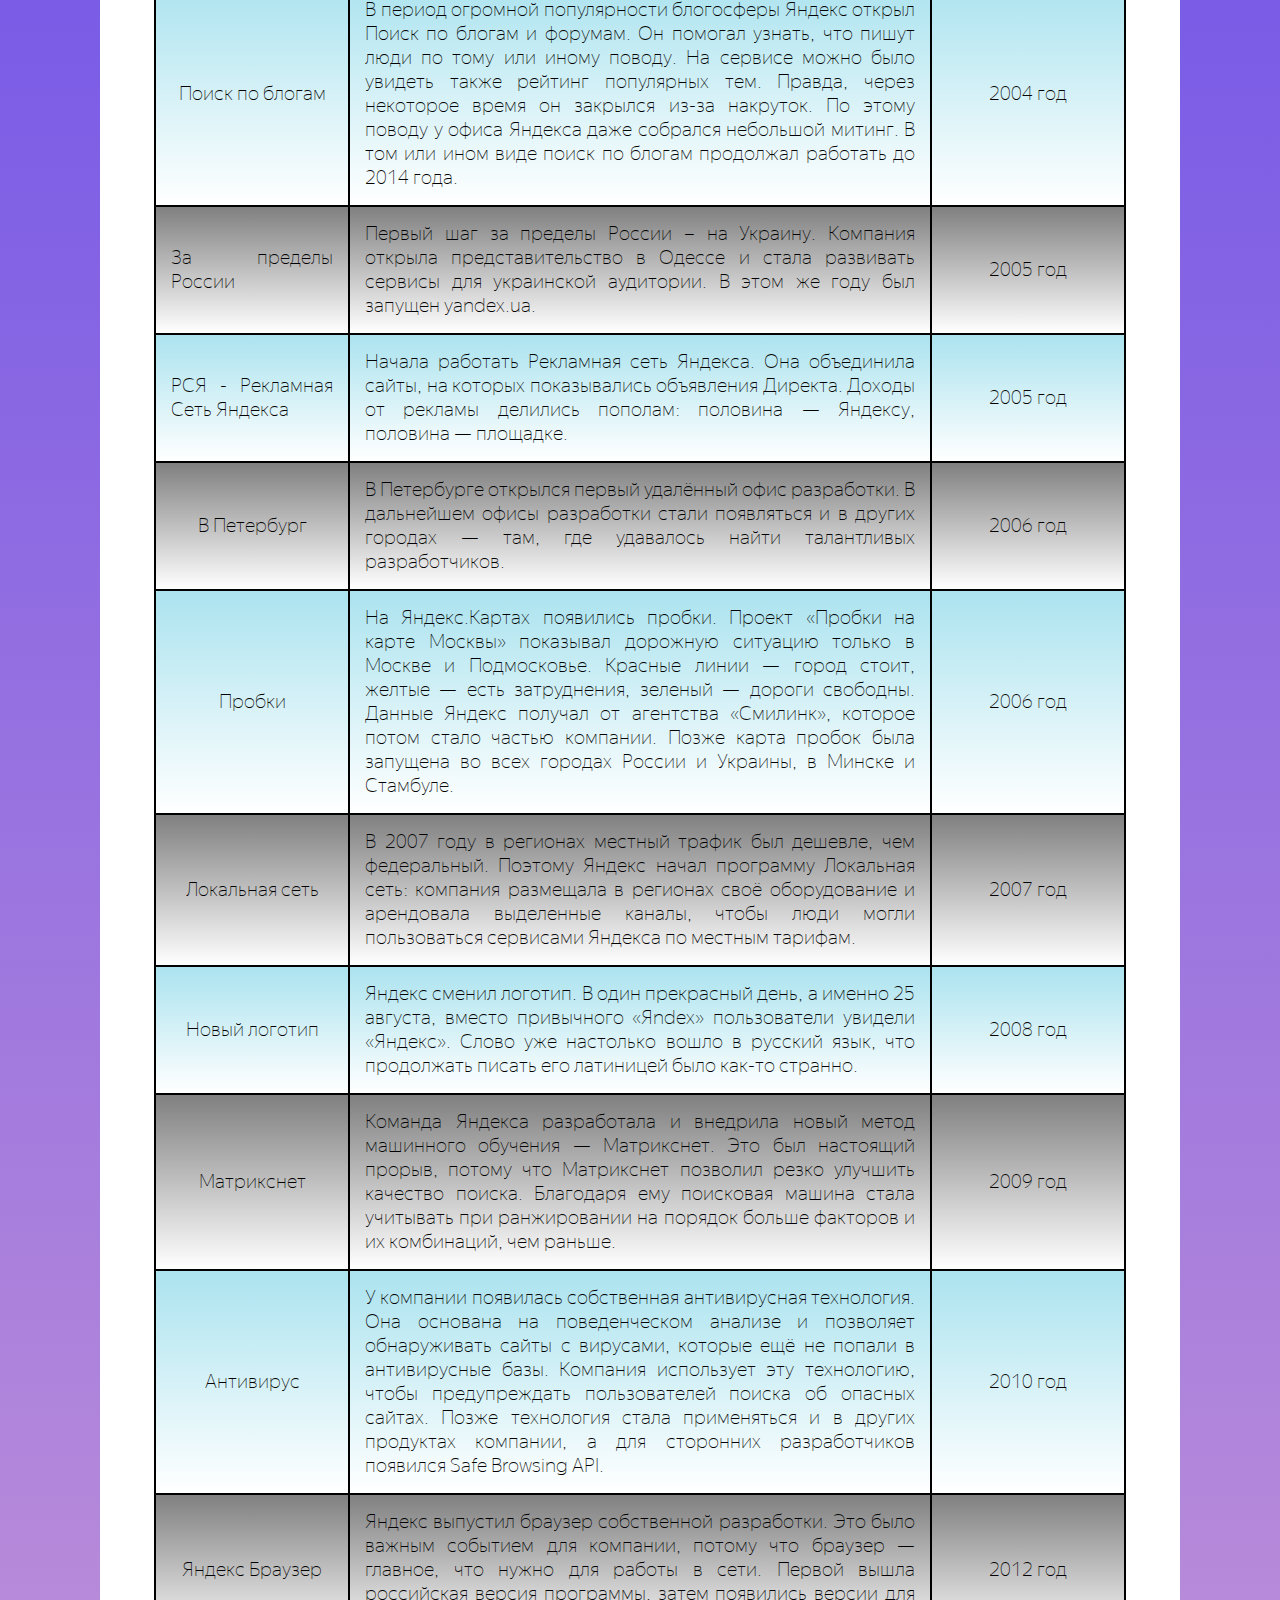
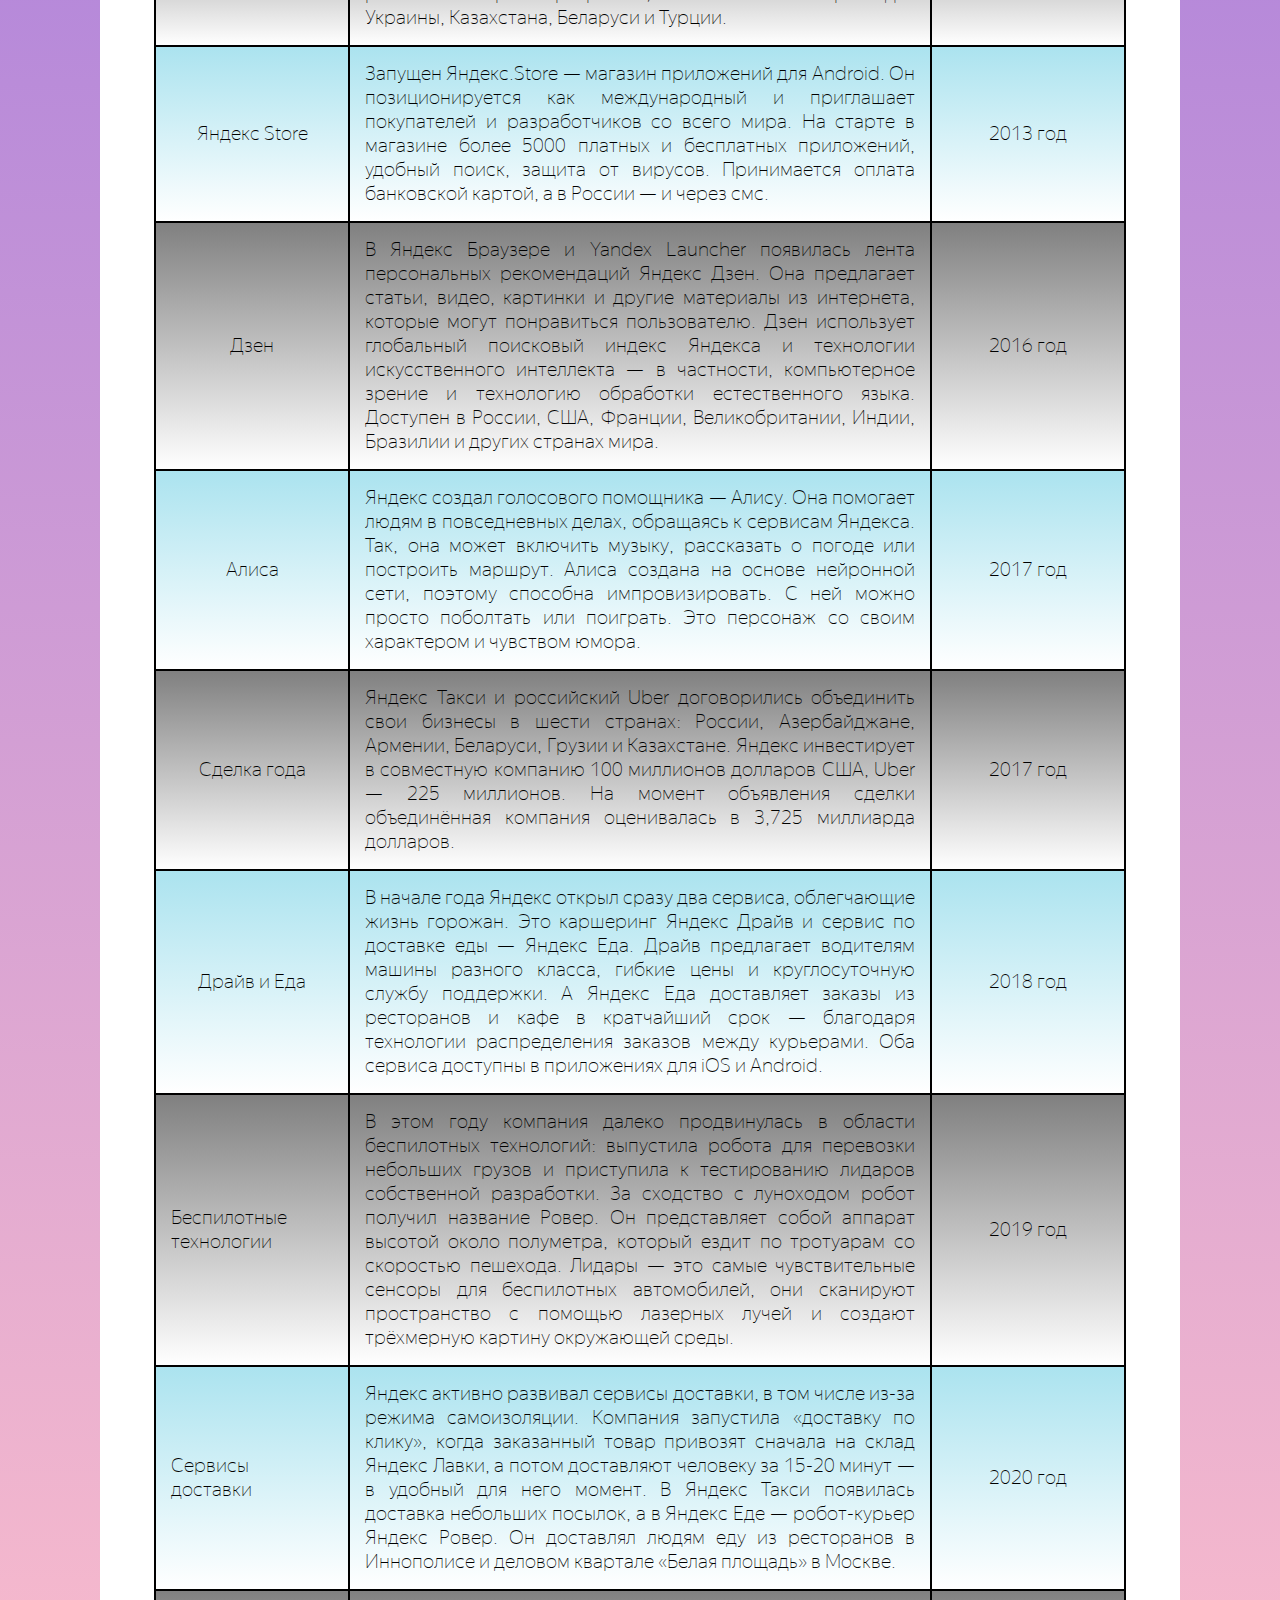
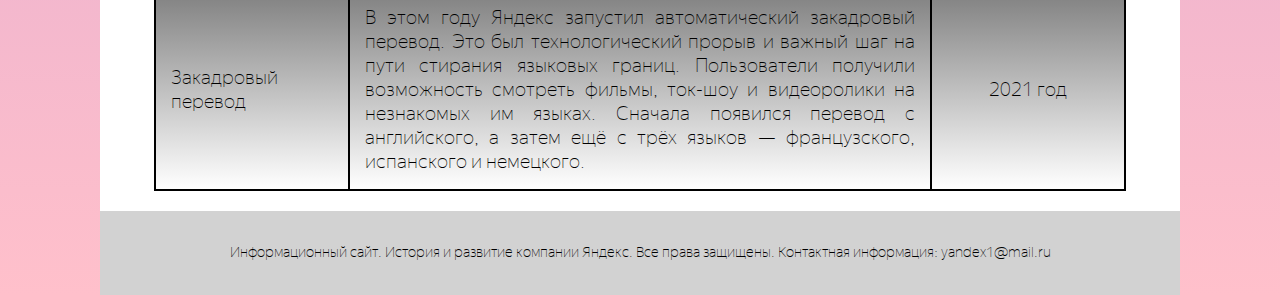
<file: stages.html>
<!DOCTYPE html>
<html lang="en">
  <head>
    <meta charset="UTF-8" />
    
    <meta name="viewport" content="width=device-width, initial-scale=1.0" />
   
    <title>Этапы развития</title>
   
    <link rel="stylesheet" href="style.css" />
  
    <link rel="stylesheet" href="stages.css" />
   
  </head>
  <body>
   
    <div class="conteiner">
    
      <header class="header">
        <nav class="nav">
          
          <input type="checkbox" id="menu-toggle" class="menu-toggle" />
         
          <label for="menu-toggle" class="menu-icon">☰</label>

          
          <ul class="menu">
            <li>
              
              <a href="index.html" class="logo"
                ><img src="img/i.webp" alt="logo"
              /></a>
            </li>
            <li>
             
              <a href="history.html" target="_self"
                >История компании</a
              >
            </li>
            <li>
              
              <a href="Stages.html" target="_self">Этапы развития</a>
            </li>
            <li>
             
              <a href="branches.html" target="_self"
                >Ответвления компании и их назначения</a
              >
            </li>
            <li>
              
              <a href="advanced.html" target="_self"
                >Передовые технологии</a
              >
            </li>
            <li>
              
              <a href="Achievements.html" target="_self"
                >Достижения компании</a
              >
            </li>
          </ul>
        </nav>
      </header>
     
      <main class="content">
        <h1 class="head_text">Этапы развития</h1>
        
        <div class="line">
          
          <div class="cell">Первые шаги</div>
          
          <div class="cell">
            До появления сайта yandex.ru ещё несколько лет. А пока будущие
            создатели Яндекса работают над поисковыми технологиями в малом
            предприятии «Аркадия. Разумные проекты». Там они создали несколько
            информационно-поисковых программ — поиск по Библии, поиск по
            Классификатору товаров и услуг, поиск по Международному
            Классификатору изобретений. Последняя из программ даже неплохо
            продавалась.
          </div>
          
          <div class="cell">1990 год</div>
          

          <div class="cell">"Слово Яндекс"</div>
         
          <div class="cell">
            Это слово придумали Илья Сегалович и Аркадий Волож. В «Аркадии»
            запустили новую версию поисковой программы, и хотелось дать ей
            какое-то небанальное название. Илья сидел и выписывал на листочке
            слова, которые описывали бы суть программы. Поиски шли вокруг слов
            search и index. Так появилось Yandex — сокращённое от «yet another
            indexer» («ещё один индексатор»). Аркадий предложил заменить первые
            две английские буквы на русскую «Я». В итоге программу назвали
            Яndex.
          </div>
         
          <div class="cell">1993 год</div>
          

          <div class="cell">CompTek</div>
          
          <div class="cell">
            «Аркадия» вошла в состав компании CompTek, которая занималась
            поставками компьютеров и программного обеспечения. Через несколько
            лет CompTek стала учредителем другой компании — «Яндекс».
          </div>
          
          <div class="cell">1993 год</div>
          

          <div class="cell">www.yandex.ru</div>
          
          <div class="cell">
            23 сентября была впервые анонсирована поисковая машина Яndex-Web.
            Чтобы показать, как она работает с большим массивом информации,
            проиндексировали рунет. Тогда он состоял из 5 тысяч сайтов, на
            которых было размещено около 4 Гб текста. Люди подходили к
            демонстрационному компьютеру, пробовали задавать запросы и получали
            ответы. На тот момент Яндекс учитывал морфологию русского языка,
            расстояние между словами и умел ранжировать документы.
          </div>
          
          <div class="cell">1997 год</div>
          

          <div class="cell">Компания «Яндекс»</div>
          
          <div class="cell">
            Зарегистрирована компания «Яндекс». Её учредителями стали акционеры
            CompTek. Более пяти миллионов долларов в компанию инвестировал фонд
            ru-Net Holdings — его доля составила почти 36 %. В число акционеров
            вошли также менеджеры и ведущие разработчики поисковика. Генеральным
            директором стал Аркадий Волож.
          </div>
          
          <div class="cell">2000 год</div>
          

          <div class="cell">Параллельный поиск</div>
          
          <div class="cell">
            Yandex.ru научился искать по специализированным массивам данных —
            параллельно с поиском по вебу. В 2000 году Яндекс искал по базам
            товаров и новостей. Позже параллельных поисков стало гораздо больше.
          </div>
          
          <div class="cell">2000 год</div>
          

          <div class="cell">Яндекс Директ</div>
          
          <div class="cell">
            Компания запустила первую в рунете систему размещения контекстной
            рекламы — Яндекс.Директ. Он позволяет напрямую, без посредников,
            публиковать на Яндексе свою рекламу. За первый год работы Директа
            так поступили больше 2500 рекламодателей.
          </div>
          
          <div class="cell">2001 год</div>
          

          <div class="cell">Кубок по поиску в интернете</div>
         
          <div class="cell">
            Яндекс придумал Кубок по поиску в интернете. Участвовать в розыгрыше
            могли все желающие. Победителю полагался приз и звание «Человека,
            который нашел всё». Эти соревнования стали очень популярны и
            просуществовали вплоть до 2008 года. По лицензии Яндекса подобные
            состязания проходили в России, Беларуси, Киргизии, Израиле, Норвегии
            и США.
          </div>
          
          <div class="cell">2001 год</div>
          

          <div class="cell">Самоокупаемость</div>
         
          <div class="cell">
            Яндекс вышел на самоокупаемость. Вообще это событие было намечено на
            следующий год, но случилось ещё в августе 2002-го. Во многом это
            произошло благодаря росту контекстной рекламы. Рекламодатели
            увидели, что реклама в интернете работает.
          </div>
          
          <div class="cell">2002 год</div>
          

          <div class="cell">Сервисы</div>
          
          <div class="cell">
            Открылись Яндекс Картинки и Яндекс Маркет. На момент запуска в
            запасе Картинок — 12 миллионов изображений. На Маркете были
            представлены товары почти 150 интернет-магазинов: книги, фильмы,
            косметика, обувь, одежда, канцтовары и игрушки. Вместе с группой
            компаний PayCash Яндекс запустил платёжную систему Яндекс Деньги.
            Открывается Яндекс.Диск — облачное хранилище данных. Как и положено
            облачным сервисам, Диск доступен на разных устройствах —
            компьютерах, ноутбуках, смартфонах. Пользователи бесплатно получают
            по 10 ГБ свободного пространства. Их можно тратить на что угодно:
            фотографии, тексты, музыку, видео. Запуск Навигатора. В приложении
            есть карты сотен городов, причем карты обновляемые. Работает
            маршрутизация с учетом пробок и голосовое сопровождение. И всё это
            совершенно бесплатно. Очень скоро приложение появится на приборной
            панели многих таксистов. Вообще этот год был богат на мобильные
            продукты. Помимо Навигатора, выходят приложения Музыка, Перевод,
            Директ и системная оболочка Яндекс Shell. Вышло новостное мобильное
            приложение, а также появились два новых сервиса — Яндекс Мастер и
            Яндекс Город. Мастер помогал находить специалистов для решения
            бытовых проблем, он закрылся через год после запуска. А в Городе
            люди искали и выбирали подходящие организации. Сервис просуществовал
            до 2016 года. Появилось мобильное приложение для водителей Яндекс
            Парковки и музыкальный сервис Яндекс Радио, где можно найти музыку
            разных жанров и эпох, под любое занятие и настроение. Кроме того,
            вышел из беты Яндекс.Транспорт — мобильный сервис, который
            показывает, где сейчас находится нужный автобус, троллейбус или
            трамвай и когда он приедет на остановку. Также начали работу два
            сервиса для бизнеса. Летом — агрегатор логистических служб Яндекс
            Доставка, он помогает интернет-магазинам доставлять товары из Москвы
            и Подмосковья во все регионы России. Осенью — сервис для медиа. Это
            автоматическое информационное агентство, которое транслирует новости
            о пробках, погоде и поисковых интересах пользователей.
          </div>
          
          <div class="cell">2002 год, 2012 год, 2014 год, 2015 год</div>
          

          <div class="cell">Первые дивиденды</div>
          
          <div class="cell">
            Яндекс выплатил своим акционерам первые дивиденды — 100 000
            долларов. Это было впервые не только в истории Яндекса, но и вообще
            в истории российского интернета.
          </div>
          
          <div class="cell">2003 год</div>
          

          <div class="cell">Оплата по кликам</div>
          
          <div class="cell">
            В Яндекс Директе произошла важная вещь: сервис перешёл на аукционный
            принцип размещения рекламы и оплату по кликам. Теперь рекламодатели
            стали платить не за показ рекламы, а за посетителя — то есть за
            переход на сайт. Стоимость клика рекламодатель определял сам, как и
            положено на аукционе.
          </div>
         
          <div class="cell">2003 год</div>
          

          <div class="cell">Яндекс Карты</div>
          
          <div class="cell">
            Открылись Яндекс Карты. На тот момент сервис предлагал единую карту
            Европы и подробные схемы трёх городов — Москвы, Петербурга и Киева.
            На них можно было искать не только адреса, но и музеи, кинотеатры и
            другие объекты.
          </div>
          
          <div class="cell">2004 год</div>
          

          <div class="cell">Поиск по блогам</div>
          
          <div class="cell">
            В период огромной популярности блогосферы Яндекс открыл Поиск по
            блогам и форумам. Он помогал узнать, что пишут люди по тому или
            иному поводу. На сервисе можно было увидеть также рейтинг популярных
            тем. Правда, через некоторое время он закрылся из-за накруток. По
            этому поводу у офиса Яндекса даже собрался небольшой митинг. В том
            или ином виде поиск по блогам продолжал работать до 2014 года.
          </div>
          
          <div class="cell">2004 год</div>
          

          <div class="cell">За пределы России</div>
          
          <div class="cell">
            Первый шаг за пределы России – на Украину. Компания открыла
            представительство в Одессе и стала развивать сервисы для украинской
            аудитории. В этом же году был запущен yandex.ua.
          </div>
          
          <div class="cell">2005 год</div>
          

          <div class="cell">РСЯ - Рекламная Сеть Яндекса</div>
         
          <div class="cell">
            Начала работать Рекламная сеть Яндекса. Она объединила сайты, на
            которых показывались объявления Директа. Доходы от рекламы делились
            пополам: половина — Яндексу, половина — площадке.
          </div>
          
          <div class="cell">2005 год</div>
          

          <div class="cell">В Петербург</div>
          
          <div class="cell">
            В Петербурге открылся первый удалённый офис разработки. В дальнейшем
            офисы разработки стали появляться и в других городах — там, где
            удавалось найти талантливых разработчиков.
          </div>
          
          <div class="cell">2006 год</div>
         

          <div class="cell">Пробки</div>
          
          <div class="cell">
            На Яндекс.Картах появились пробки. Проект «Пробки на карте Москвы»
            показывал дорожную ситуацию только в Москве и Подмосковье. Красные
            линии — город стоит, желтые — есть затруднения, зеленый — дороги
            свободны. Данные Яндекс получал от агентства «Смилинк», которое
            потом стало частью компании. Позже карта пробок была запущена во
            всех городах России и Украины, в Минске и Стамбуле.
          </div>
          
          <div class="cell">2006 год</div>
          

          <div class="cell">Локальная сеть</div>
          
          <div class="cell">
            В 2007 году в регионах местный трафик был дешевле, чем федеральный.
            Поэтому Яндекс начал программу Локальная сеть: компания размещала в
            регионах своё оборудование и арендовала выделенные каналы, чтобы
            люди могли пользоваться сервисами Яндекса по местным тарифам.
          </div>
         
          <div class="cell">2007 год</div>
          

          <div class="cell">Новый логотип</div>
          
          <div class="cell">
            Яндекс сменил логотип. В один прекрасный день, а именно 25 августа,
            вместо привычного «Яndex» пользователи увидели «Яндекс». Слово уже
            настолько вошло в русский язык, что продолжать писать его латиницей
            было как-то странно.
          </div>
          
          <div class="cell">2008 год</div>
          

          <div class="cell">Матрикснет</div>
          
          <div class="cell">
            Команда Яндекса разработала и внедрила новый метод машинного
            обучения — Матрикснет. Это был настоящий прорыв, потому что
            Матрикснет позволил резко улучшить качество поиска. Благодаря ему
            поисковая машина стала учитывать при ранжировании на порядок больше
            факторов и их комбинаций, чем раньше.
          </div>
         
          <div class="cell">2009 год</div>
         

          <div class="cell">Антивирус</div>
          
          <div class="cell">
            У компании появилась собственная антивирусная технология. Она
            основана на поведенческом анализе и позволяет обнаруживать сайты с
            вирусами, которые ещё не попали в антивирусные базы. Компания
            использует эту технологию, чтобы предупреждать пользователей поиска
            об опасных сайтах. Позже технология стала применяться и в других
            продуктах компании, а для сторонних разработчиков появился Safe
            Browsing API.
          </div>
          
          <div class="cell">2010 год</div>
          

          <div class="cell">Яндекс Браузер</div>
         
          <div class="cell">
            Яндекс выпустил браузер собственной разработки. Это было важным
            событием для компании, потому что браузер — главное, что нужно для
            работы в сети. Первой вышла российская версия программы, затем
            появились версии для Украины, Казахстана, Беларуси и Турции.
          </div>
         
          <div class="cell">2012 год</div>
          

          <div class="cell">Яндекс Store</div>
          
          <div class="cell">
            Запущен Яндекс.Store — магазин приложений для Android. Он
            позиционируется как международный и приглашает покупателей и
            разработчиков со всего мира. На старте в магазине более 5000 платных
            и бесплатных приложений, удобный поиск, защита от вирусов.
            Принимается оплата банковской картой, а в России — и через смс.
          </div>
          
          <div class="cell">2013 год</div>
          

          <div class="cell">Дзен</div>
          
          <div class="cell">
            В Яндекс Браузере и Yandex Launcher появилась лента персональных
            рекомендаций Яндекс Дзен. Она предлагает статьи, видео, картинки и
            другие материалы из интернета, которые могут понравиться
            пользователю. Дзен использует глобальный поисковый индекс Яндекса и
            технологии искусственного интеллекта — в частности, компьютерное
            зрение и технологию обработки естественного языка. Доступен в
            России, США, Франции, Великобритании, Индии, Бразилии и других
            странах мира.
          </div>
          
          <div class="cell">2016 год</div>
          

          <div class="cell">Алиса</div>
          
          <div class="cell">
            Яндекс создал голосового помощника — Алису. Она помогает людям в
            повседневных делах, обращаясь к сервисам Яндекса. Так, она может
            включить музыку, рассказать о погоде или построить маршрут. Алиса
            создана на основе нейронной сети, поэтому способна импровизировать.
            С ней можно просто поболтать или поиграть. Это персонаж со своим
            характером и чувством юмора.
          </div>
          
          <div class="cell">2017 год</div>
          

          <div class="cell">Сделка года</div>
          
          <div class="cell">
            Яндекс Такси и российский Uber договорились объединить свои бизнесы
            в шести странах: России, Азербайджане, Армении, Беларуси, Грузии и
            Казахстане. Яндекс инвестирует в совместную компанию 100 миллионов
            долларов США, Uber — 225 миллионов. На момент объявления сделки
            объединённая компания оценивалась в 3,725 миллиарда долларов.
          </div>
          
          <div class="cell">2017 год</div>
          

          <div class="cell">Драйв и Еда</div>
          
          <div class="cell">
            В начале года Яндекс открыл сразу два сервиса, облегчающие жизнь
            горожан. Это каршеринг Яндекс Драйв и сервис по доставке еды —
            Яндекс Еда. Драйв предлагает водителям машины разного класса, гибкие
            цены и круглосуточную службу поддержки. А Яндекс Еда доставляет
            заказы из ресторанов и кафе в кратчайший срок — благодаря технологии
            распределения заказов между курьерами. Оба сервиса доступны в
            приложениях для iOS и Android.
          </div>
          
          <div class="cell">2018 год</div>
          

          <div class="cell">Беспилотные технологии</div>
          
          <div class="cell">
            В этом году компания далеко продвинулась в области беспилотных
            технологий: выпустила робота для перевозки небольших грузов и
            приступила к тестированию лидаров собственной разработки. За
            сходство с луноходом робот получил название Ровер. Он представляет
            собой аппарат высотой около полуметра, который ездит по тротуарам со
            скоростью пешехода. Лидары — это самые чувствительные сенсоры для
            беспилотных автомобилей, они сканируют пространство с помощью
            лазерных лучей и создают трёхмерную картину окружающей среды.
          </div>
          
          <div class="cell">2019 год</div>
          

          <div class="cell">Сервисы доставки</div>
          
          <div class="cell">
            Яндекс активно развивал сервисы доставки, в том числе из-за режима
            самоизоляции. Компания запустила «доставку по клику», когда
            заказанный товар привозят сначала на склад Яндекс Лавки, а потом
            доставляют человеку за 15-20 минут — в удобный для него момент. В
            Яндекс Такси появилась доставка небольших посылок, а в Яндекс Еде —
            робот-курьер Яндекс Ровер. Он доставлял людям еду из ресторанов в
            Иннополисе и деловом квартале «Белая площадь» в Москве.
          </div>
          
          <div class="cell">2020 год</div>
          

          <div class="cell">Закадровый перевод</div>
          
          <div class="cell">
            В этом году Яндекс запустил автоматический закадровый перевод. Это
            был технологический прорыв и важный шаг на пути стирания языковых
            границ. Пользователи получили возможность смотреть фильмы, ток-шоу и
            видеоролики на незнакомых им языках. Сначала появился перевод с
            английского, а затем ещё с трёх языков — французского, испанского и
            немецкого.
          </div>
         
          <div class="cell">2021 год</div>
          
        </div>
      </main>
     
      
      <footer class="footer">
        <p>
          Информационный сайт. История и развитие компании Яндекс. Все права
          защищены. Контактная информация: yandex1@mail.ru
        </p>
      </footer>
    
    </div>
    
  </body>
</html>
</file>
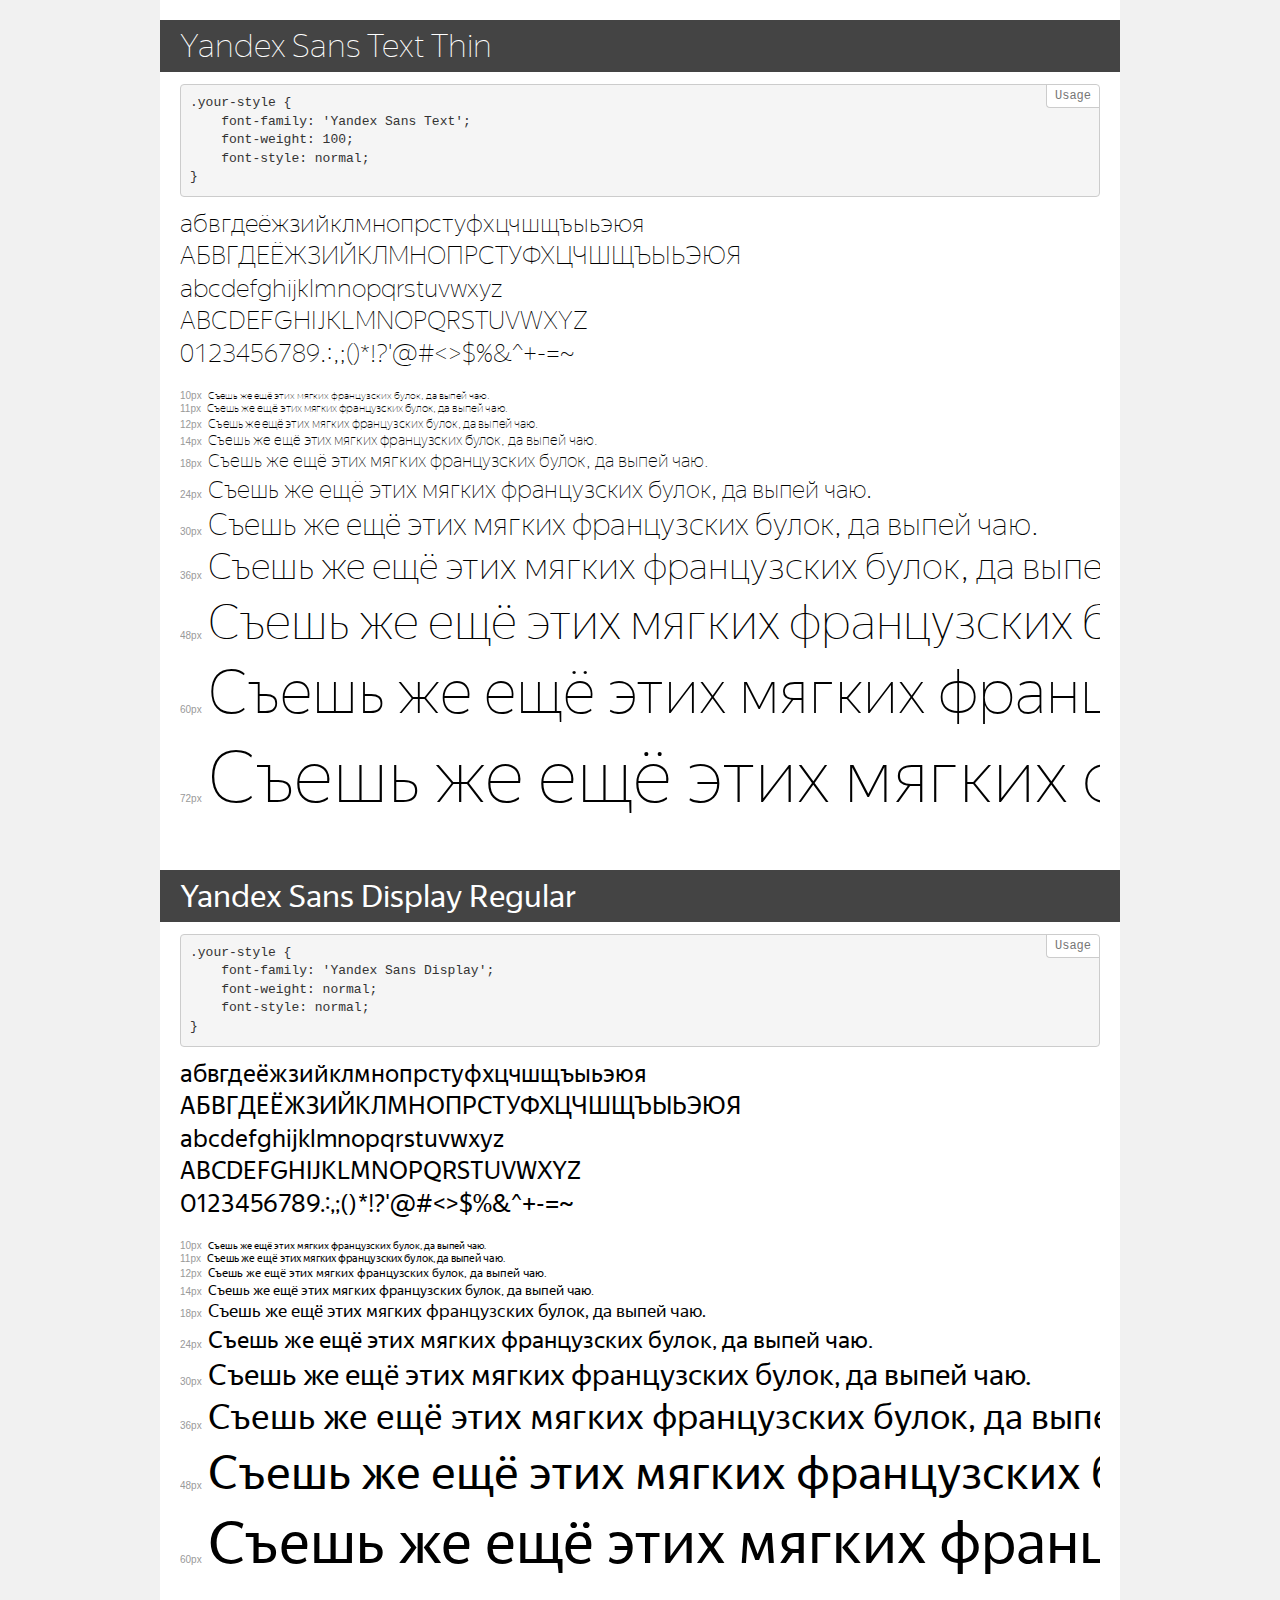
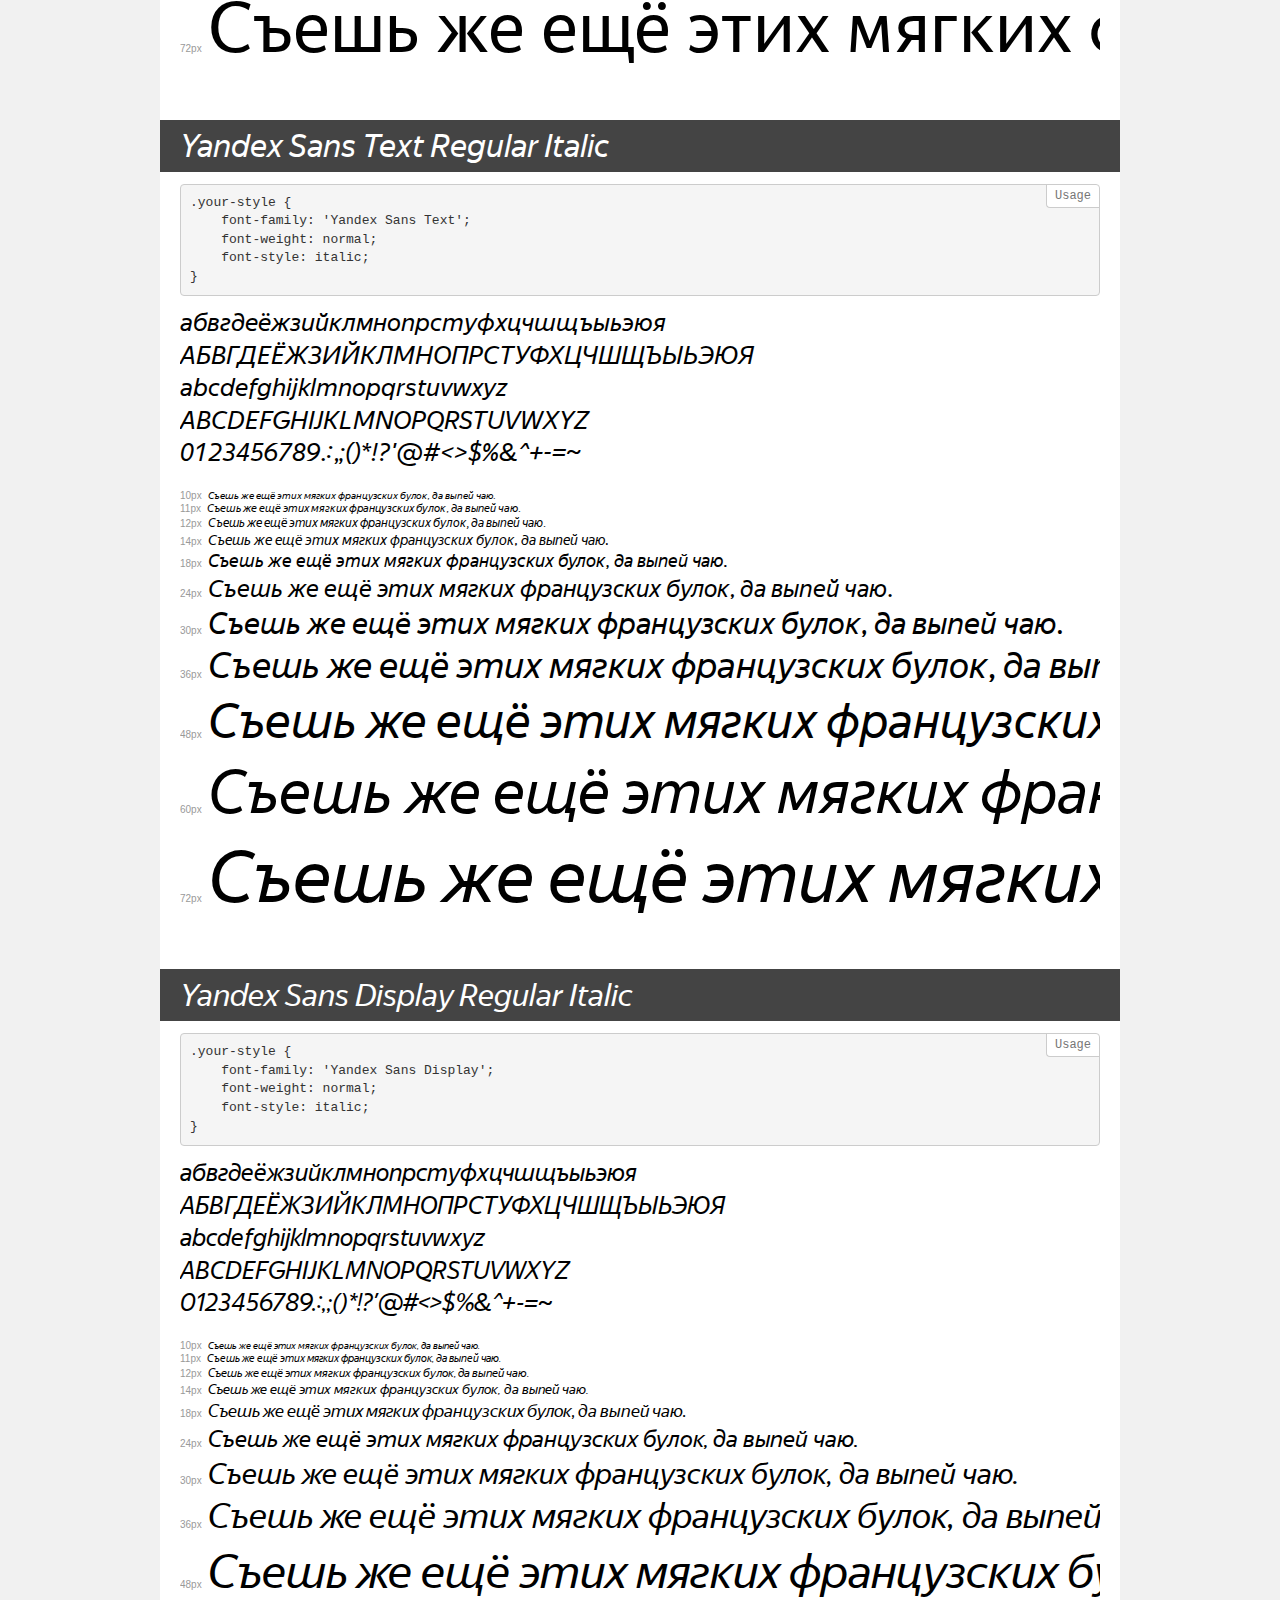
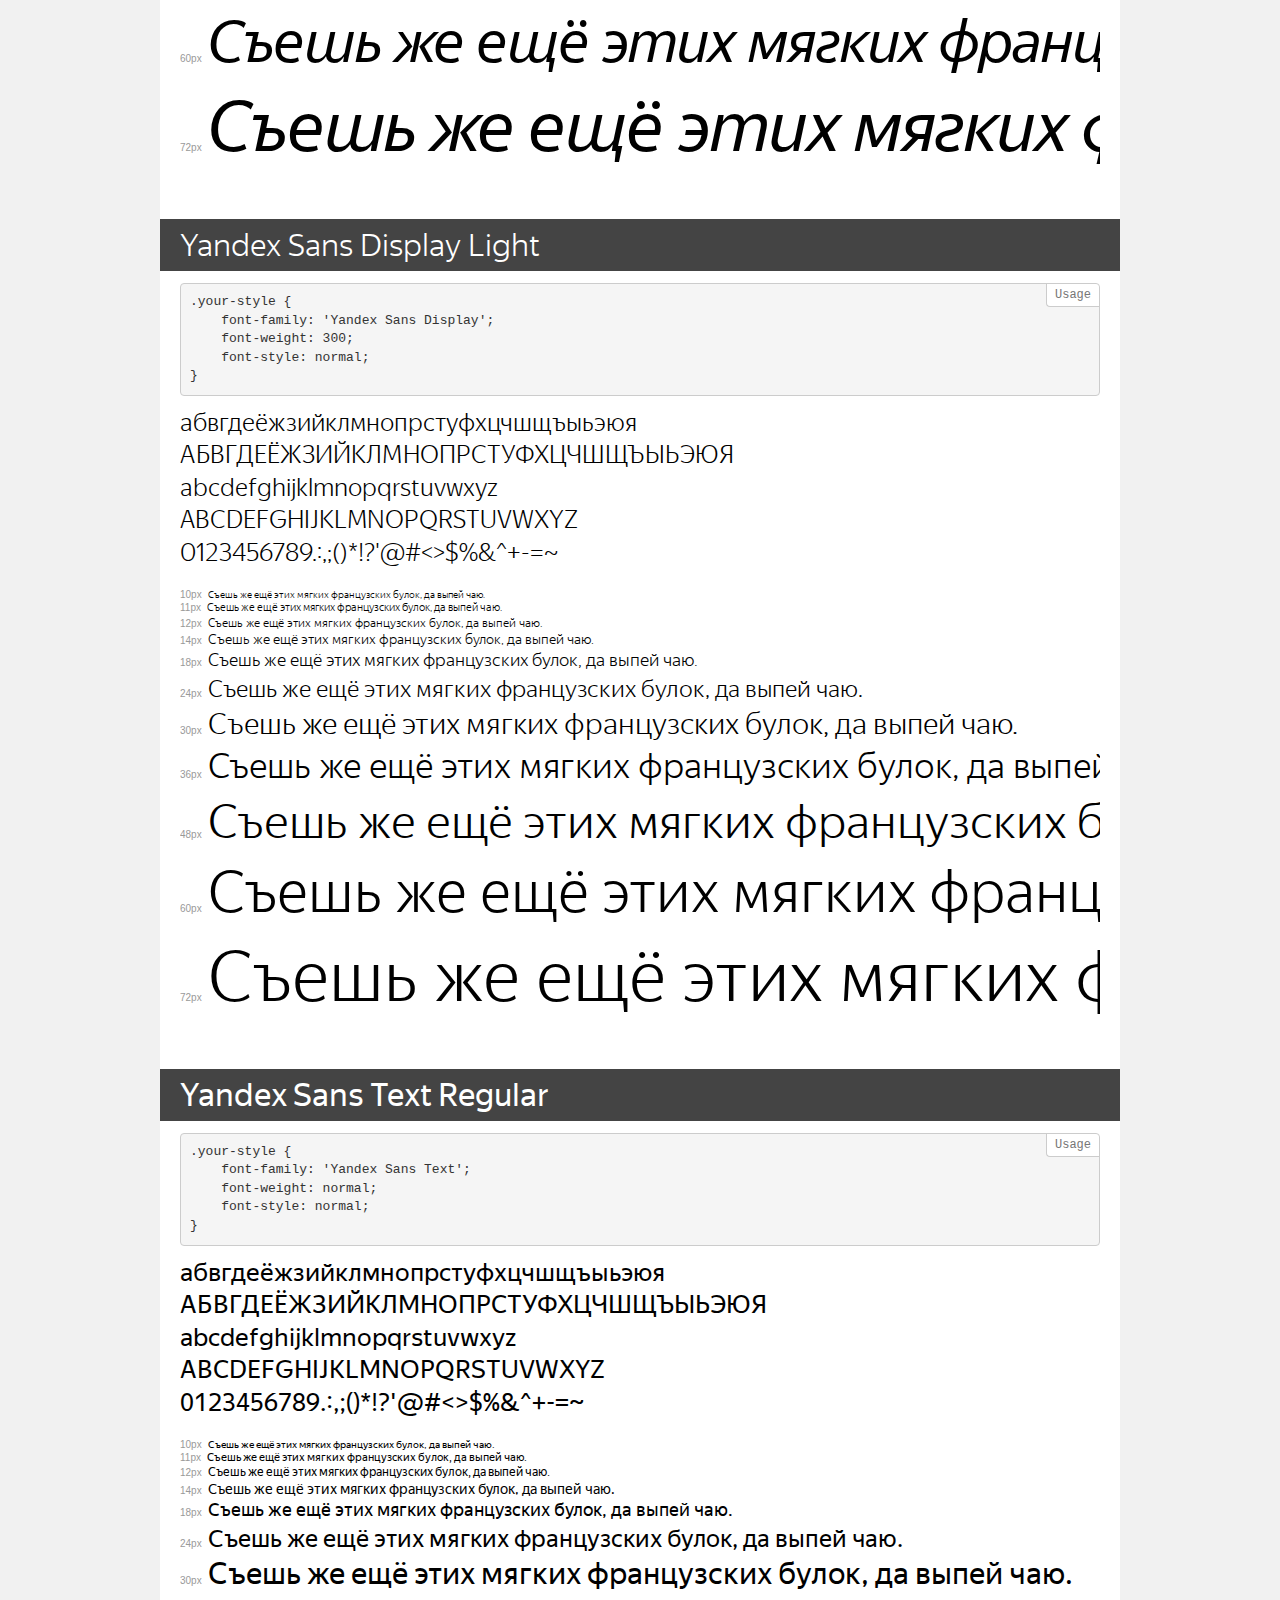
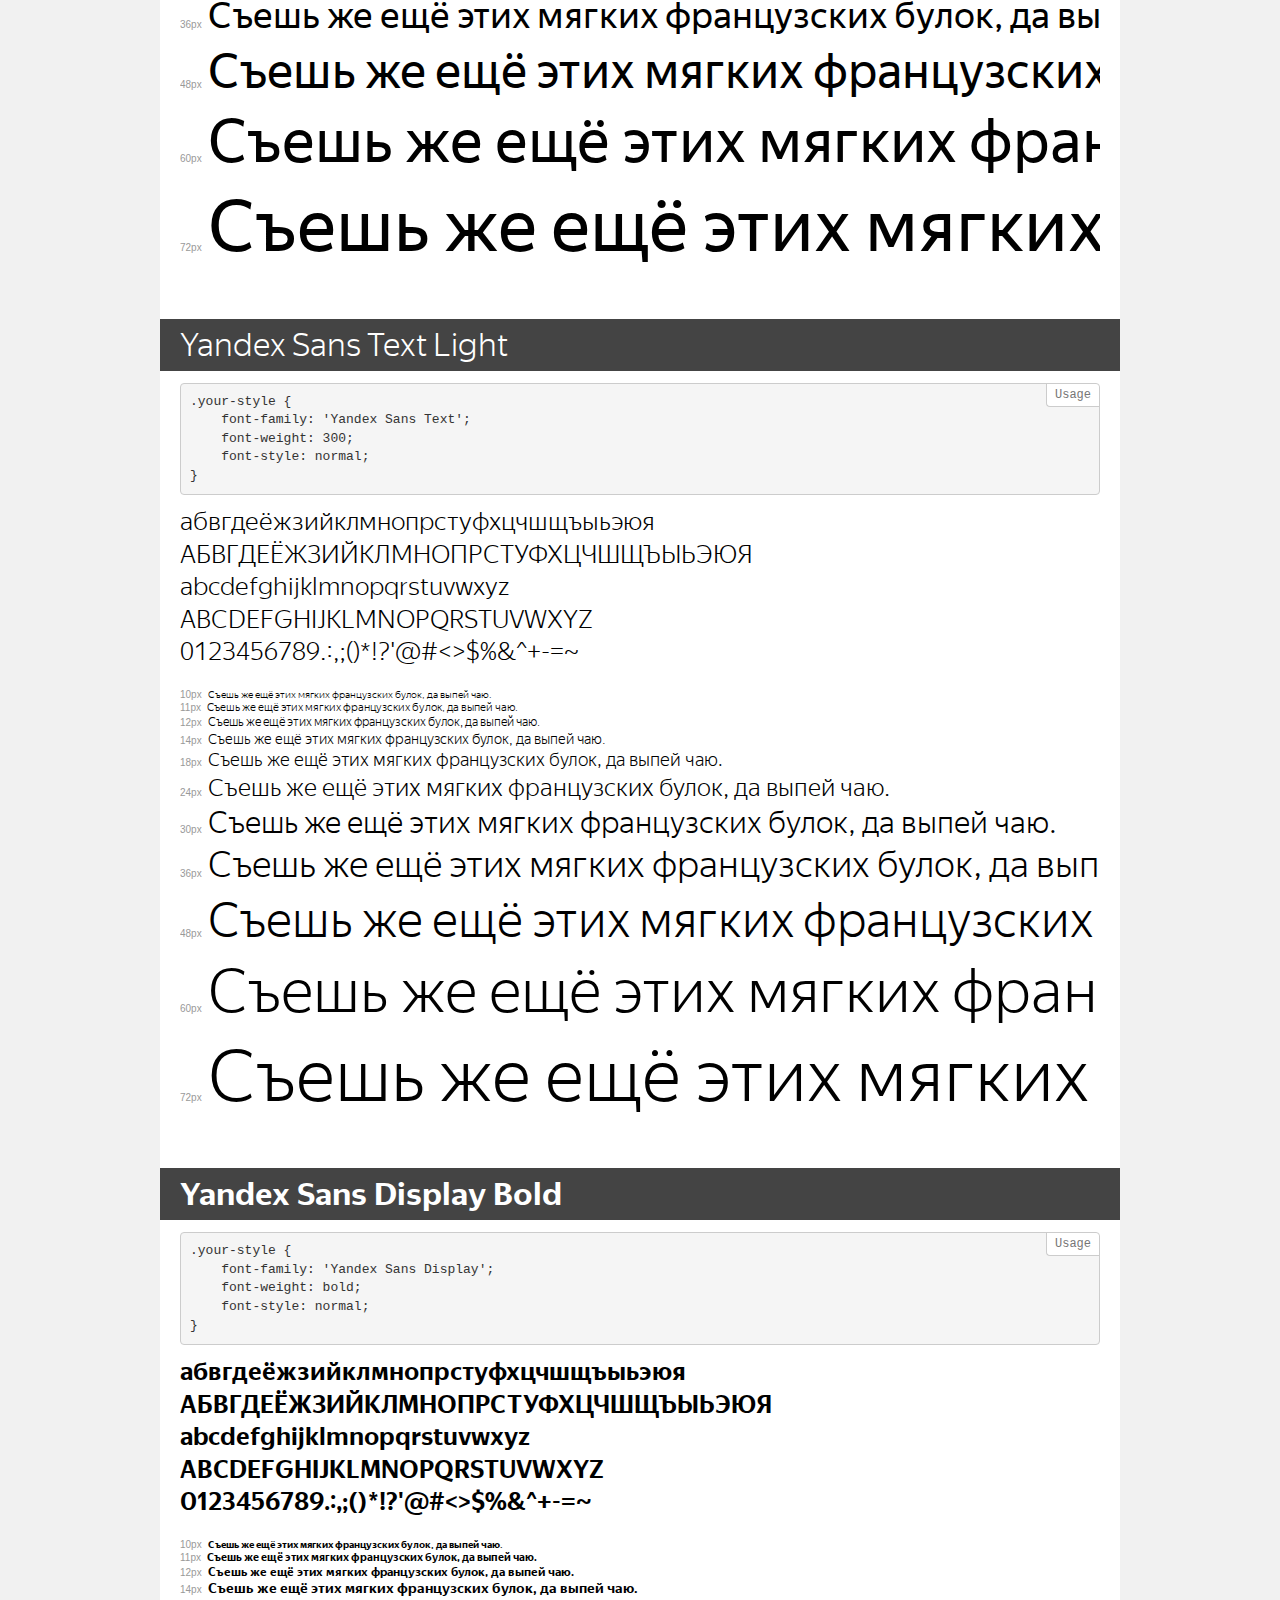
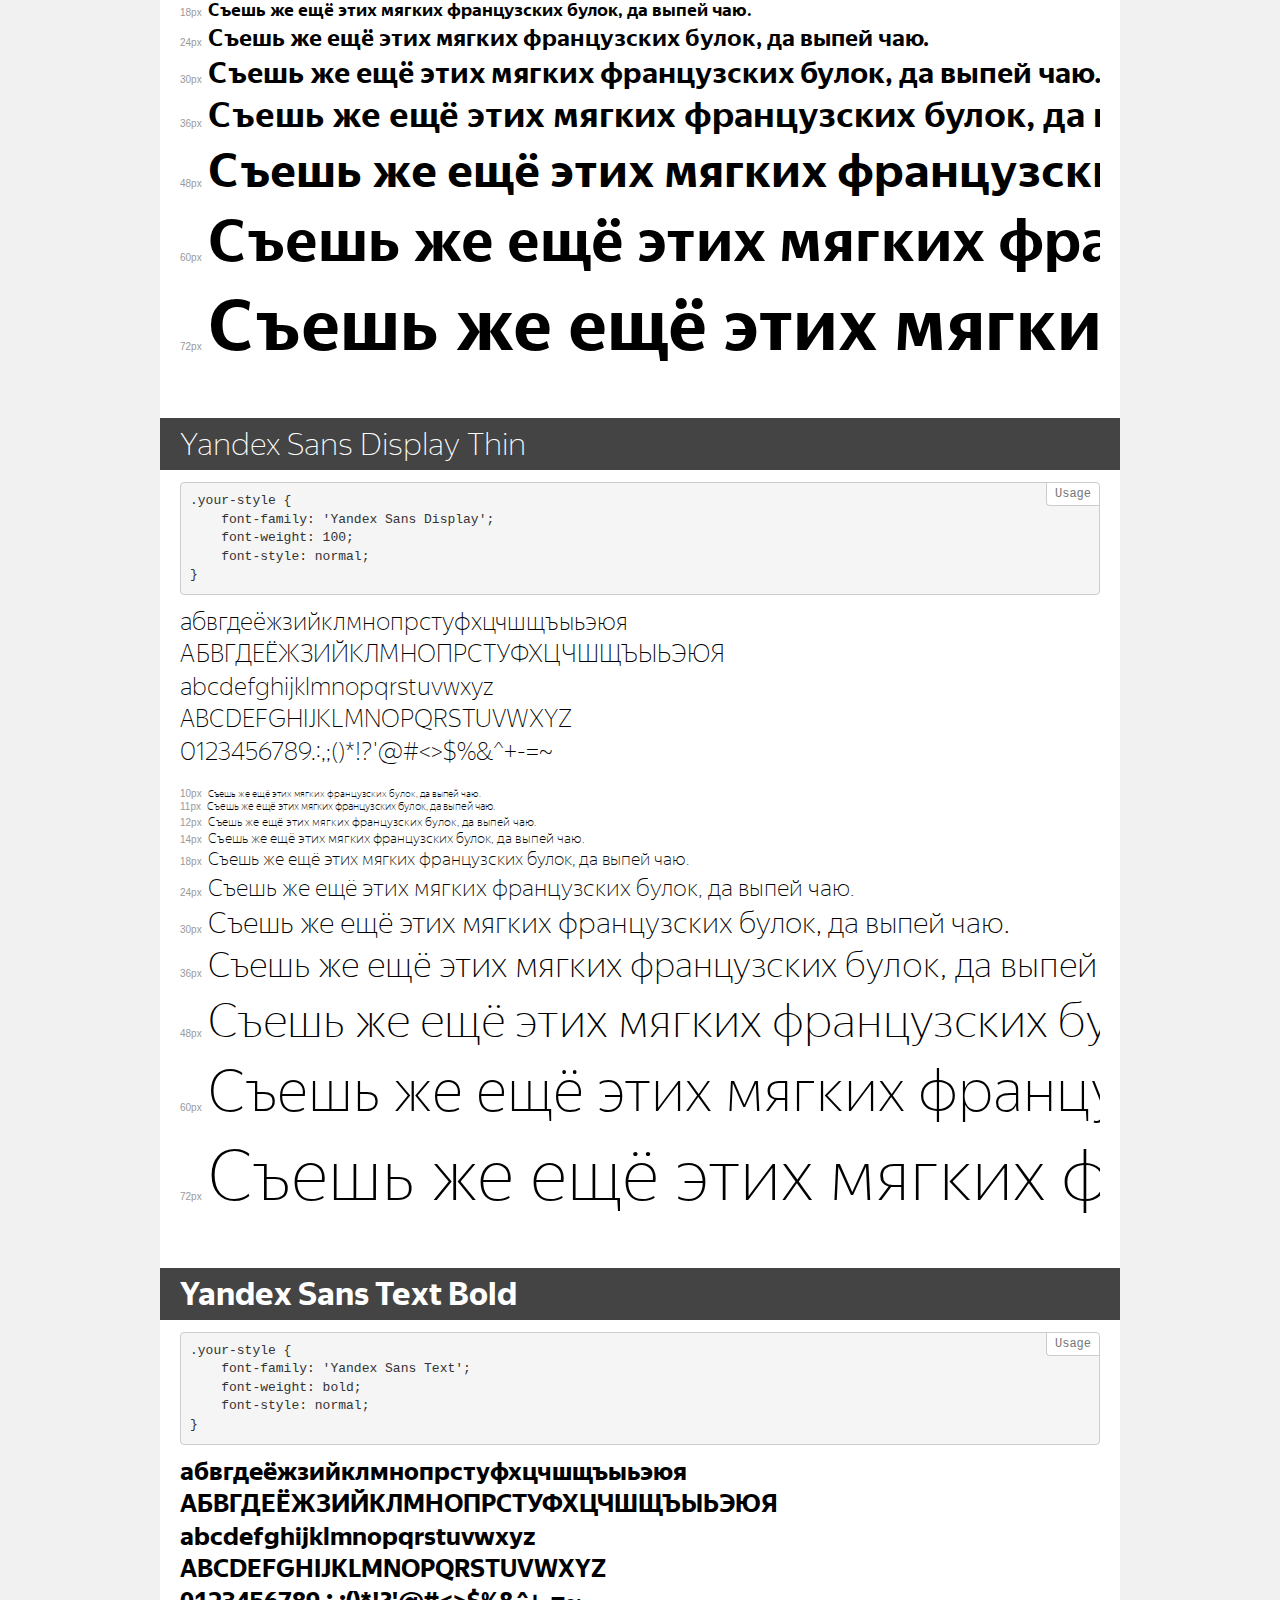
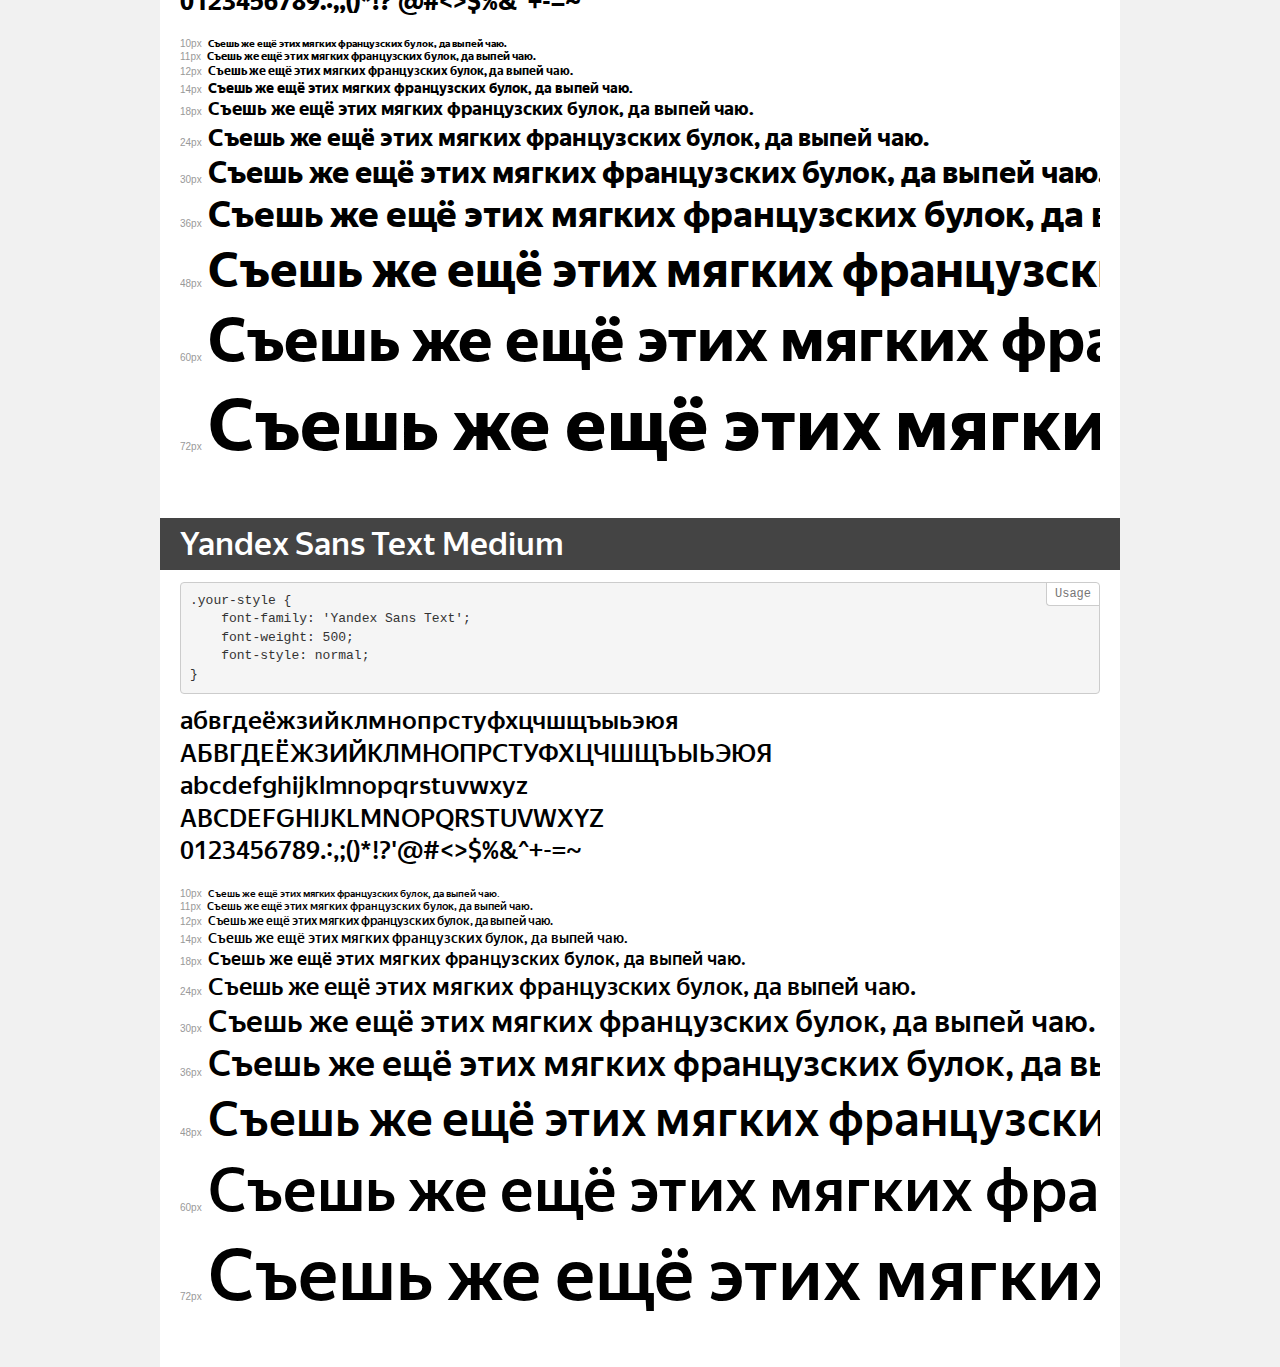
<file: fonts/demo.html>
<!DOCTYPE html>
<html>
<head>
    <meta charset="utf-8">
    <meta http-equiv="X-UA-Compatible" content="IE=edge">
    <meta name="viewport" content="width=device-width, initial-scale=1">
    <meta name="robots" content="noindex, noarchive">
    <meta name="format-detection" content="telephone=no">
    <title>Transfonter demo</title>
    <link href="stylesheet.css" rel="stylesheet">
    <style>
        /*
        http://meyerweb.com/eric/tools/css/reset/
        v2.0 | 20110126
        License: none (public domain)
        */
        html, body, div, span, applet, object, iframe,
        h1, h2, h3, h4, h5, h6, p, blockquote, pre,
        a, abbr, acronym, address, big, cite, code,
        del, dfn, em, img, ins, kbd, q, s, samp,
        small, strike, strong, sub, sup, tt, var,
        b, u, i, center,
        dl, dt, dd, ol, ul, li,
        fieldset, form, label, legend,
        table, caption, tbody, tfoot, thead, tr, th, td,
        article, aside, canvas, details, embed,
        figure, figcaption, footer, header, hgroup,
        menu, nav, output, ruby, section, summary,
        time, mark, audio, video {
            margin: 0;
            padding: 0;
            border: 0;
            font-size: 100%;
            font: inherit;
            vertical-align: baseline;
        }
        /* HTML5 display-role reset for older browsers */
        article, aside, details, figcaption, figure,
        footer, header, hgroup, menu, nav, section {
            display: block;
        }
        body {
            line-height: 1;
        }
        ol, ul {
            list-style: none;
        }
        blockquote, q {
            quotes: none;
        }
        blockquote:before, blockquote:after,
        q:before, q:after {
            content: '';
            content: none;
        }
        table {
            border-collapse: collapse;
            border-spacing: 0;
        }
        /* common styles */
        body {
            background: #f1f1f1;
            color: #000;
        }
        .page {
            background: #fff;
            width: 920px;
            margin: 0 auto;
            padding: 20px 20px 0 20px;
            overflow: hidden;
        }
        .font-container {
            overflow-x: auto;
            overflow-y: hidden;
            margin-bottom: 40px;
            line-height: 1.3;
            white-space: nowrap;
            padding-bottom: 5px;
        }
        h1 {
            position: relative;
            background: #444;
            font-size: 32px;
            color: #fff;
            padding: 10px 20px;
            margin: 0 -20px 12px -20px;
        }
        .letters {
            font-size: 25px;
            margin-bottom: 20px;
        }
        .s10:before {
            content: '10px';
        }
        .s11:before {
            content: '11px';
        }
        .s12:before {
            content: '12px';
        }
        .s14:before {
            content: '14px';
        }
        .s18:before {
            content: '18px';
        }
        .s24:before {
            content: '24px';
        }
        .s30:before {
            content: '30px';
        }
        .s36:before {
            content: '36px';
        }
        .s48:before {
            content: '48px';
        }
        .s60:before {
            content: '60px';
        }
        .s72:before {
            content: '72px';
        }
        .s10:before, .s11:before, .s12:before, .s14:before,
        .s18:before, .s24:before, .s30:before, .s36:before,
        .s48:before, .s60:before, .s72:before {
            font-family: Arial, sans-serif;
            font-size: 10px;
            font-weight: normal;
            font-style: normal;
            color: #999;
            padding-right: 6px;
        }
        pre {
            display: block;
            position: relative;
            padding: 9px;
            margin: 0 0 10px;
            font-family: Monaco, Menlo, Consolas, "Courier New", monospace !important;
            font-size: 13px;
            line-height: 1.428571429;
            color: #333;
            font-weight: normal !important;
            font-style: normal !important;
            background-color: #f5f5f5;
            border: 1px solid #ccc;
            overflow-x: auto;
            border-radius: 4px;
        }
        pre:after {
            display: block;
            position: absolute;
            right: 0;
            top: 0;
            content: 'Usage';
            line-height: 1;
            padding: 5px 8px;
            font-size: 12px;
            color: #767676;
            background-color: #fff;
            border: 1px solid #ccc;
            border-right: none;
            border-top: none;
            border-radius: 0 4px 0 4px;
            z-index: 10;
        }
        /* responsive */
        @media (max-width: 959px) {
            .page {
                width: auto;
                margin: 0;
            }
        }
    </style>
</head>
<body>
<div class="page">
    <div class="demo" style="font-family: 'Yandex Sans Text'; font-weight: 100; font-style: normal;">
        <h1>Yandex Sans Text Thin</h1>
        <pre>.your-style {
    font-family: 'Yandex Sans Text';
    font-weight: 100;
    font-style: normal;
}</pre>
        <div class="font-container">
            <p class="letters">
                абвгдеёжзийклмнопрстуфхцчшщъыьэюя<br>
АБВГДЕЁЖЗИЙКЛМНОПРСТУФХЦЧШЩЪЫЬЭЮЯ<br>
abcdefghijklmnopqrstuvwxyz<br>
ABCDEFGHIJKLMNOPQRSTUVWXYZ<br>
                0123456789.:,;()*!?'@#<>$%&^+-=~
            </p>
            <p class="s10" style="font-size: 10px;">Съешь же ещё этих мягких французских булок, да выпей чаю.</p>
            <p class="s11" style="font-size: 11px;">Съешь же ещё этих мягких французских булок, да выпей чаю.</p>
            <p class="s12" style="font-size: 12px;">Съешь же ещё этих мягких французских булок, да выпей чаю.</p>
            <p class="s14" style="font-size: 14px;">Съешь же ещё этих мягких французских булок, да выпей чаю.</p>
            <p class="s18" style="font-size: 18px;">Съешь же ещё этих мягких французских булок, да выпей чаю.</p>
            <p class="s24" style="font-size: 24px;">Съешь же ещё этих мягких французских булок, да выпей чаю.</p>
            <p class="s30" style="font-size: 30px;">Съешь же ещё этих мягких французских булок, да выпей чаю.</p>
            <p class="s36" style="font-size: 36px;">Съешь же ещё этих мягких французских булок, да выпей чаю.</p>
            <p class="s48" style="font-size: 48px;">Съешь же ещё этих мягких французских булок, да выпей чаю.</p>
            <p class="s60" style="font-size: 60px;">Съешь же ещё этих мягких французских булок, да выпей чаю.</p>
            <p class="s72" style="font-size: 72px;">Съешь же ещё этих мягких французских булок, да выпей чаю.</p>
        </div>
    </div>
    <div class="demo" style="font-family: 'Yandex Sans Display'; font-weight: normal; font-style: normal;">
        <h1>Yandex Sans Display Regular</h1>
        <pre>.your-style {
    font-family: 'Yandex Sans Display';
    font-weight: normal;
    font-style: normal;
}</pre>
        <div class="font-container">
            <p class="letters">
                абвгдеёжзийклмнопрстуфхцчшщъыьэюя<br>
АБВГДЕЁЖЗИЙКЛМНОПРСТУФХЦЧШЩЪЫЬЭЮЯ<br>
abcdefghijklmnopqrstuvwxyz<br>
ABCDEFGHIJKLMNOPQRSTUVWXYZ<br>
                0123456789.:,;()*!?'@#<>$%&^+-=~
            </p>
            <p class="s10" style="font-size: 10px;">Съешь же ещё этих мягких французских булок, да выпей чаю.</p>
            <p class="s11" style="font-size: 11px;">Съешь же ещё этих мягких французских булок, да выпей чаю.</p>
            <p class="s12" style="font-size: 12px;">Съешь же ещё этих мягких французских булок, да выпей чаю.</p>
            <p class="s14" style="font-size: 14px;">Съешь же ещё этих мягких французских булок, да выпей чаю.</p>
            <p class="s18" style="font-size: 18px;">Съешь же ещё этих мягких французских булок, да выпей чаю.</p>
            <p class="s24" style="font-size: 24px;">Съешь же ещё этих мягких французских булок, да выпей чаю.</p>
            <p class="s30" style="font-size: 30px;">Съешь же ещё этих мягких французских булок, да выпей чаю.</p>
            <p class="s36" style="font-size: 36px;">Съешь же ещё этих мягких французских булок, да выпей чаю.</p>
            <p class="s48" style="font-size: 48px;">Съешь же ещё этих мягких французских булок, да выпей чаю.</p>
            <p class="s60" style="font-size: 60px;">Съешь же ещё этих мягких французских булок, да выпей чаю.</p>
            <p class="s72" style="font-size: 72px;">Съешь же ещё этих мягких французских булок, да выпей чаю.</p>
        </div>
    </div>
    <div class="demo" style="font-family: 'Yandex Sans Text'; font-weight: normal; font-style: italic;">
        <h1>Yandex Sans Text Regular Italic</h1>
        <pre>.your-style {
    font-family: 'Yandex Sans Text';
    font-weight: normal;
    font-style: italic;
}</pre>
        <div class="font-container">
            <p class="letters">
                абвгдеёжзийклмнопрстуфхцчшщъыьэюя<br>
АБВГДЕЁЖЗИЙКЛМНОПРСТУФХЦЧШЩЪЫЬЭЮЯ<br>
abcdefghijklmnopqrstuvwxyz<br>
ABCDEFGHIJKLMNOPQRSTUVWXYZ<br>
                0123456789.:,;()*!?'@#<>$%&^+-=~
            </p>
            <p class="s10" style="font-size: 10px;">Съешь же ещё этих мягких французских булок, да выпей чаю.</p>
            <p class="s11" style="font-size: 11px;">Съешь же ещё этих мягких французских булок, да выпей чаю.</p>
            <p class="s12" style="font-size: 12px;">Съешь же ещё этих мягких французских булок, да выпей чаю.</p>
            <p class="s14" style="font-size: 14px;">Съешь же ещё этих мягких французских булок, да выпей чаю.</p>
            <p class="s18" style="font-size: 18px;">Съешь же ещё этих мягких французских булок, да выпей чаю.</p>
            <p class="s24" style="font-size: 24px;">Съешь же ещё этих мягких французских булок, да выпей чаю.</p>
            <p class="s30" style="font-size: 30px;">Съешь же ещё этих мягких французских булок, да выпей чаю.</p>
            <p class="s36" style="font-size: 36px;">Съешь же ещё этих мягких французских булок, да выпей чаю.</p>
            <p class="s48" style="font-size: 48px;">Съешь же ещё этих мягких французских булок, да выпей чаю.</p>
            <p class="s60" style="font-size: 60px;">Съешь же ещё этих мягких французских булок, да выпей чаю.</p>
            <p class="s72" style="font-size: 72px;">Съешь же ещё этих мягких французских булок, да выпей чаю.</p>
        </div>
    </div>
    <div class="demo" style="font-family: 'Yandex Sans Display'; font-weight: normal; font-style: italic;">
        <h1>Yandex Sans Display Regular Italic</h1>
        <pre>.your-style {
    font-family: 'Yandex Sans Display';
    font-weight: normal;
    font-style: italic;
}</pre>
        <div class="font-container">
            <p class="letters">
                абвгдеёжзийклмнопрстуфхцчшщъыьэюя<br>
АБВГДЕЁЖЗИЙКЛМНОПРСТУФХЦЧШЩЪЫЬЭЮЯ<br>
abcdefghijklmnopqrstuvwxyz<br>
ABCDEFGHIJKLMNOPQRSTUVWXYZ<br>
                0123456789.:,;()*!?'@#<>$%&^+-=~
            </p>
            <p class="s10" style="font-size: 10px;">Съешь же ещё этих мягких французских булок, да выпей чаю.</p>
            <p class="s11" style="font-size: 11px;">Съешь же ещё этих мягких французских булок, да выпей чаю.</p>
            <p class="s12" style="font-size: 12px;">Съешь же ещё этих мягких французских булок, да выпей чаю.</p>
            <p class="s14" style="font-size: 14px;">Съешь же ещё этих мягких французских булок, да выпей чаю.</p>
            <p class="s18" style="font-size: 18px;">Съешь же ещё этих мягких французских булок, да выпей чаю.</p>
            <p class="s24" style="font-size: 24px;">Съешь же ещё этих мягких французских булок, да выпей чаю.</p>
            <p class="s30" style="font-size: 30px;">Съешь же ещё этих мягких французских булок, да выпей чаю.</p>
            <p class="s36" style="font-size: 36px;">Съешь же ещё этих мягких французских булок, да выпей чаю.</p>
            <p class="s48" style="font-size: 48px;">Съешь же ещё этих мягких французских булок, да выпей чаю.</p>
            <p class="s60" style="font-size: 60px;">Съешь же ещё этих мягких французских булок, да выпей чаю.</p>
            <p class="s72" style="font-size: 72px;">Съешь же ещё этих мягких французских булок, да выпей чаю.</p>
        </div>
    </div>
    <div class="demo" style="font-family: 'Yandex Sans Display'; font-weight: 300; font-style: normal;">
        <h1>Yandex Sans Display Light</h1>
        <pre>.your-style {
    font-family: 'Yandex Sans Display';
    font-weight: 300;
    font-style: normal;
}</pre>
        <div class="font-container">
            <p class="letters">
                абвгдеёжзийклмнопрстуфхцчшщъыьэюя<br>
АБВГДЕЁЖЗИЙКЛМНОПРСТУФХЦЧШЩЪЫЬЭЮЯ<br>
abcdefghijklmnopqrstuvwxyz<br>
ABCDEFGHIJKLMNOPQRSTUVWXYZ<br>
                0123456789.:,;()*!?'@#<>$%&^+-=~
            </p>
            <p class="s10" style="font-size: 10px;">Съешь же ещё этих мягких французских булок, да выпей чаю.</p>
            <p class="s11" style="font-size: 11px;">Съешь же ещё этих мягких французских булок, да выпей чаю.</p>
            <p class="s12" style="font-size: 12px;">Съешь же ещё этих мягких французских булок, да выпей чаю.</p>
            <p class="s14" style="font-size: 14px;">Съешь же ещё этих мягких французских булок, да выпей чаю.</p>
            <p class="s18" style="font-size: 18px;">Съешь же ещё этих мягких французских булок, да выпей чаю.</p>
            <p class="s24" style="font-size: 24px;">Съешь же ещё этих мягких французских булок, да выпей чаю.</p>
            <p class="s30" style="font-size: 30px;">Съешь же ещё этих мягких французских булок, да выпей чаю.</p>
            <p class="s36" style="font-size: 36px;">Съешь же ещё этих мягких французских булок, да выпей чаю.</p>
            <p class="s48" style="font-size: 48px;">Съешь же ещё этих мягких французских булок, да выпей чаю.</p>
            <p class="s60" style="font-size: 60px;">Съешь же ещё этих мягких французских булок, да выпей чаю.</p>
            <p class="s72" style="font-size: 72px;">Съешь же ещё этих мягких французских булок, да выпей чаю.</p>
        </div>
    </div>
    <div class="demo" style="font-family: 'Yandex Sans Text'; font-weight: normal; font-style: normal;">
        <h1>Yandex Sans Text Regular</h1>
        <pre>.your-style {
    font-family: 'Yandex Sans Text';
    font-weight: normal;
    font-style: normal;
}</pre>
        <div class="font-container">
            <p class="letters">
                абвгдеёжзийклмнопрстуфхцчшщъыьэюя<br>
АБВГДЕЁЖЗИЙКЛМНОПРСТУФХЦЧШЩЪЫЬЭЮЯ<br>
abcdefghijklmnopqrstuvwxyz<br>
ABCDEFGHIJKLMNOPQRSTUVWXYZ<br>
                0123456789.:,;()*!?'@#<>$%&^+-=~
            </p>
            <p class="s10" style="font-size: 10px;">Съешь же ещё этих мягких французских булок, да выпей чаю.</p>
            <p class="s11" style="font-size: 11px;">Съешь же ещё этих мягких французских булок, да выпей чаю.</p>
            <p class="s12" style="font-size: 12px;">Съешь же ещё этих мягких французских булок, да выпей чаю.</p>
            <p class="s14" style="font-size: 14px;">Съешь же ещё этих мягких французских булок, да выпей чаю.</p>
            <p class="s18" style="font-size: 18px;">Съешь же ещё этих мягких французских булок, да выпей чаю.</p>
            <p class="s24" style="font-size: 24px;">Съешь же ещё этих мягких французских булок, да выпей чаю.</p>
            <p class="s30" style="font-size: 30px;">Съешь же ещё этих мягких французских булок, да выпей чаю.</p>
            <p class="s36" style="font-size: 36px;">Съешь же ещё этих мягких французских булок, да выпей чаю.</p>
            <p class="s48" style="font-size: 48px;">Съешь же ещё этих мягких французских булок, да выпей чаю.</p>
            <p class="s60" style="font-size: 60px;">Съешь же ещё этих мягких французских булок, да выпей чаю.</p>
            <p class="s72" style="font-size: 72px;">Съешь же ещё этих мягких французских булок, да выпей чаю.</p>
        </div>
    </div>
    <div class="demo" style="font-family: 'Yandex Sans Text'; font-weight: 300; font-style: normal;">
        <h1>Yandex Sans Text Light</h1>
        <pre>.your-style {
    font-family: 'Yandex Sans Text';
    font-weight: 300;
    font-style: normal;
}</pre>
        <div class="font-container">
            <p class="letters">
                абвгдеёжзийклмнопрстуфхцчшщъыьэюя<br>
АБВГДЕЁЖЗИЙКЛМНОПРСТУФХЦЧШЩЪЫЬЭЮЯ<br>
abcdefghijklmnopqrstuvwxyz<br>
ABCDEFGHIJKLMNOPQRSTUVWXYZ<br>
                0123456789.:,;()*!?'@#<>$%&^+-=~
            </p>
            <p class="s10" style="font-size: 10px;">Съешь же ещё этих мягких французских булок, да выпей чаю.</p>
            <p class="s11" style="font-size: 11px;">Съешь же ещё этих мягких французских булок, да выпей чаю.</p>
            <p class="s12" style="font-size: 12px;">Съешь же ещё этих мягких французских булок, да выпей чаю.</p>
            <p class="s14" style="font-size: 14px;">Съешь же ещё этих мягких французских булок, да выпей чаю.</p>
            <p class="s18" style="font-size: 18px;">Съешь же ещё этих мягких французских булок, да выпей чаю.</p>
            <p class="s24" style="font-size: 24px;">Съешь же ещё этих мягких французских булок, да выпей чаю.</p>
            <p class="s30" style="font-size: 30px;">Съешь же ещё этих мягких французских булок, да выпей чаю.</p>
            <p class="s36" style="font-size: 36px;">Съешь же ещё этих мягких французских булок, да выпей чаю.</p>
            <p class="s48" style="font-size: 48px;">Съешь же ещё этих мягких французских булок, да выпей чаю.</p>
            <p class="s60" style="font-size: 60px;">Съешь же ещё этих мягких французских булок, да выпей чаю.</p>
            <p class="s72" style="font-size: 72px;">Съешь же ещё этих мягких французских булок, да выпей чаю.</p>
        </div>
    </div>
    <div class="demo" style="font-family: 'Yandex Sans Display'; font-weight: bold; font-style: normal;">
        <h1>Yandex Sans Display Bold</h1>
        <pre>.your-style {
    font-family: 'Yandex Sans Display';
    font-weight: bold;
    font-style: normal;
}</pre>
        <div class="font-container">
            <p class="letters">
                абвгдеёжзийклмнопрстуфхцчшщъыьэюя<br>
АБВГДЕЁЖЗИЙКЛМНОПРСТУФХЦЧШЩЪЫЬЭЮЯ<br>
abcdefghijklmnopqrstuvwxyz<br>
ABCDEFGHIJKLMNOPQRSTUVWXYZ<br>
                0123456789.:,;()*!?'@#<>$%&^+-=~
            </p>
            <p class="s10" style="font-size: 10px;">Съешь же ещё этих мягких французских булок, да выпей чаю.</p>
            <p class="s11" style="font-size: 11px;">Съешь же ещё этих мягких французских булок, да выпей чаю.</p>
            <p class="s12" style="font-size: 12px;">Съешь же ещё этих мягких французских булок, да выпей чаю.</p>
            <p class="s14" style="font-size: 14px;">Съешь же ещё этих мягких французских булок, да выпей чаю.</p>
            <p class="s18" style="font-size: 18px;">Съешь же ещё этих мягких французских булок, да выпей чаю.</p>
            <p class="s24" style="font-size: 24px;">Съешь же ещё этих мягких французских булок, да выпей чаю.</p>
            <p class="s30" style="font-size: 30px;">Съешь же ещё этих мягких французских булок, да выпей чаю.</p>
            <p class="s36" style="font-size: 36px;">Съешь же ещё этих мягких французских булок, да выпей чаю.</p>
            <p class="s48" style="font-size: 48px;">Съешь же ещё этих мягких французских булок, да выпей чаю.</p>
            <p class="s60" style="font-size: 60px;">Съешь же ещё этих мягких французских булок, да выпей чаю.</p>
            <p class="s72" style="font-size: 72px;">Съешь же ещё этих мягких французских булок, да выпей чаю.</p>
        </div>
    </div>
    <div class="demo" style="font-family: 'Yandex Sans Display'; font-weight: 100; font-style: normal;">
        <h1>Yandex Sans Display Thin</h1>
        <pre>.your-style {
    font-family: 'Yandex Sans Display';
    font-weight: 100;
    font-style: normal;
}</pre>
        <div class="font-container">
            <p class="letters">
                абвгдеёжзийклмнопрстуфхцчшщъыьэюя<br>
АБВГДЕЁЖЗИЙКЛМНОПРСТУФХЦЧШЩЪЫЬЭЮЯ<br>
abcdefghijklmnopqrstuvwxyz<br>
ABCDEFGHIJKLMNOPQRSTUVWXYZ<br>
                0123456789.:,;()*!?'@#<>$%&^+-=~
            </p>
            <p class="s10" style="font-size: 10px;">Съешь же ещё этих мягких французских булок, да выпей чаю.</p>
            <p class="s11" style="font-size: 11px;">Съешь же ещё этих мягких французских булок, да выпей чаю.</p>
            <p class="s12" style="font-size: 12px;">Съешь же ещё этих мягких французских булок, да выпей чаю.</p>
            <p class="s14" style="font-size: 14px;">Съешь же ещё этих мягких французских булок, да выпей чаю.</p>
            <p class="s18" style="font-size: 18px;">Съешь же ещё этих мягких французских булок, да выпей чаю.</p>
            <p class="s24" style="font-size: 24px;">Съешь же ещё этих мягких французских булок, да выпей чаю.</p>
            <p class="s30" style="font-size: 30px;">Съешь же ещё этих мягких французских булок, да выпей чаю.</p>
            <p class="s36" style="font-size: 36px;">Съешь же ещё этих мягких французских булок, да выпей чаю.</p>
            <p class="s48" style="font-size: 48px;">Съешь же ещё этих мягких французских булок, да выпей чаю.</p>
            <p class="s60" style="font-size: 60px;">Съешь же ещё этих мягких французских булок, да выпей чаю.</p>
            <p class="s72" style="font-size: 72px;">Съешь же ещё этих мягких французских булок, да выпей чаю.</p>
        </div>
    </div>
    <div class="demo" style="font-family: 'Yandex Sans Text'; font-weight: bold; font-style: normal;">
        <h1>Yandex Sans Text Bold</h1>
        <pre>.your-style {
    font-family: 'Yandex Sans Text';
    font-weight: bold;
    font-style: normal;
}</pre>
        <div class="font-container">
            <p class="letters">
                абвгдеёжзийклмнопрстуфхцчшщъыьэюя<br>
АБВГДЕЁЖЗИЙКЛМНОПРСТУФХЦЧШЩЪЫЬЭЮЯ<br>
abcdefghijklmnopqrstuvwxyz<br>
ABCDEFGHIJKLMNOPQRSTUVWXYZ<br>
                0123456789.:,;()*!?'@#<>$%&^+-=~
            </p>
            <p class="s10" style="font-size: 10px;">Съешь же ещё этих мягких французских булок, да выпей чаю.</p>
            <p class="s11" style="font-size: 11px;">Съешь же ещё этих мягких французских булок, да выпей чаю.</p>
            <p class="s12" style="font-size: 12px;">Съешь же ещё этих мягких французских булок, да выпей чаю.</p>
            <p class="s14" style="font-size: 14px;">Съешь же ещё этих мягких французских булок, да выпей чаю.</p>
            <p class="s18" style="font-size: 18px;">Съешь же ещё этих мягких французских булок, да выпей чаю.</p>
            <p class="s24" style="font-size: 24px;">Съешь же ещё этих мягких французских булок, да выпей чаю.</p>
            <p class="s30" style="font-size: 30px;">Съешь же ещё этих мягких французских булок, да выпей чаю.</p>
            <p class="s36" style="font-size: 36px;">Съешь же ещё этих мягких французских булок, да выпей чаю.</p>
            <p class="s48" style="font-size: 48px;">Съешь же ещё этих мягких французских булок, да выпей чаю.</p>
            <p class="s60" style="font-size: 60px;">Съешь же ещё этих мягких французских булок, да выпей чаю.</p>
            <p class="s72" style="font-size: 72px;">Съешь же ещё этих мягких французских булок, да выпей чаю.</p>
        </div>
    </div>
    <div class="demo" style="font-family: 'Yandex Sans Text'; font-weight: 500; font-style: normal;">
        <h1>Yandex Sans Text Medium</h1>
        <pre>.your-style {
    font-family: 'Yandex Sans Text';
    font-weight: 500;
    font-style: normal;
}</pre>
        <div class="font-container">
            <p class="letters">
                абвгдеёжзийклмнопрстуфхцчшщъыьэюя<br>
АБВГДЕЁЖЗИЙКЛМНОПРСТУФХЦЧШЩЪЫЬЭЮЯ<br>
abcdefghijklmnopqrstuvwxyz<br>
ABCDEFGHIJKLMNOPQRSTUVWXYZ<br>
                0123456789.:,;()*!?'@#<>$%&^+-=~
            </p>
            <p class="s10" style="font-size: 10px;">Съешь же ещё этих мягких французских булок, да выпей чаю.</p>
            <p class="s11" style="font-size: 11px;">Съешь же ещё этих мягких французских булок, да выпей чаю.</p>
            <p class="s12" style="font-size: 12px;">Съешь же ещё этих мягких французских булок, да выпей чаю.</p>
            <p class="s14" style="font-size: 14px;">Съешь же ещё этих мягких французских булок, да выпей чаю.</p>
            <p class="s18" style="font-size: 18px;">Съешь же ещё этих мягких французских булок, да выпей чаю.</p>
            <p class="s24" style="font-size: 24px;">Съешь же ещё этих мягких французских булок, да выпей чаю.</p>
            <p class="s30" style="font-size: 30px;">Съешь же ещё этих мягких французских булок, да выпей чаю.</p>
            <p class="s36" style="font-size: 36px;">Съешь же ещё этих мягких французских булок, да выпей чаю.</p>
            <p class="s48" style="font-size: 48px;">Съешь же ещё этих мягких французских булок, да выпей чаю.</p>
            <p class="s60" style="font-size: 60px;">Съешь же ещё этих мягких французских булок, да выпей чаю.</p>
            <p class="s72" style="font-size: 72px;">Съешь же ещё этих мягких французских булок, да выпей чаю.</p>
        </div>
    </div>
</div>
</body>
</html>
</file>
<file: style.css>
@font-face {
    font-family: "YandexSansText-Thin";
    src: url("../fonts/YandexSansText-Thin.woff2") format("woff2"), url("../fonts/YandexSansText-Thin.woff") format("woff"), url("../fonts/YandexSansText-Thin.tff") format("truetype");
    font-weight: normal;
    font-style: normal;
}

*,
*::after,
*::before {
    box-sizing: border-box;
}

a {
    text-decoration: none;
}

ul,
ol {
    list-style: none;
}

body {
    font-family: "YandexSansText-Thin", sans-serif;
    margin: 0;
    background: linear-gradient( blue, pink );
    display: flex;
    flex-direction: column;
    min-height: 100vh;
    text-align: center;
}

.conteiner {
    background-color: #fff;
    max-width: 1080px;
    margin: 0 auto;
    display: flex;
    flex-direction: column;
    flex: 1;
}

.header {
    border-bottom: 1px solid #000;
}

.logo img {
    width: 5vw;
}

.nav {
    margin: 0;
    padding: 0;
    width: 100%;
}

.menu {
    display: flex;
    align-items: center;
    flex-direction: row;
    padding: 0 0;
}

    .menu a {
        display: block;
        transition: 0.3s ease-in-out;
        text-transform: uppercase;
        font-size: 1.1vw;
        font-weight: bold;
        color: #404040;
        padding: 10px 20px;
        text-align: center;
    }

.nav a:hover {
    color: pink;
}

.content {
    text-align: justify;
    margin: auto;
    padding: 0 5%;
    margin-bottom: 20px;
}

.head_text {
    color: aliceblue;
    font-size: 2.5vw;
    background: linear-gradient( 135deg, #0ae1d3 50%, #fa0ec7 55% );
    -webkit-background-clip: text;
    background-clip: text;
    -webkit-text-fill-color: transparent;
    padding: 5px 7px;
    border: 3px solid transparent;
    border-image: linear-gradient( 135deg, #08ded0 50%, #fa0ef6 70% );
    border-image-slice: 1;
    text-align: center;
}

.footer {
    background-color: #d2d2d2;
    text-align: center;
    padding: 20px;
    margin-top: auto;
    font-size: 1.5vh;
}

.menu-toggle,
.menu-icon {
    display: none;
}

@media (max-width: 768px) {
    .menu-toggle {
        display: none;
    }

    .menu-icon {
        display: block;
        font-size: 2rem;
        cursor: pointer;
        text-align: center;
    }

    .menu {
        display: none;
        flex-direction: column;
        width: 100%;
    }

    .menu-toggle:checked + .menu-icon + .menu {
        display: flex;
    }

    .menu a {
        font-size: 2vh;
    }

    .head_text {
        font-size: 3vh;
    }

    .footer {
        font-size: 2.5vw;
    }
}
</file>
<file: MainPage.css>
h2 {
  font-size: 2vw; 
  text-align: center; 
}
@media (max-width: 768px) {
  h2 {
    font-size: 3vh; 
  }
}
</file>
<file: achievements.css>
.content {
    display: flex;
    flex-direction: column;
    gap: 20px;
}

h1 {
    text-align: center;
}

.achiv,
.record,
.statistics {
    display: flex;
    justify-content: center;
}

.left {
    width: 20%;
    text-align: left;
    font-size: 1.5vw;
    font-weight: 600;
}

.right {
    border-left: 2px solid #000;
    margin-left: 10px;
    max-width: 80%;
    padding: 10px 20px;
}

    .right ol {
        list-style-type: decimal;
        font-size: 1.5vw;
        line-height: 1.4;
    }

.text {
    font-size: 1.5vw;
    font-weight: 600;
    line-height: 1.4;
}

@media (max-width: 768px) {
    .achiv,
    .record,
    .statistics {
        flex-direction: column;
    }

    .left {
        width: 100%;
        text-align: left;
        font-size: 2.3vh;
        margin-bottom: 10px;
    }

    .right {
        border: none;
        border-top: 2px solid #000;
        text-align: justify;
        max-width: 100%;
        padding: 10px 20px;
    }

        .right ol {
            font-size: 1.8vh;
            padding: 0;
        }

    .text {
        font-size: 1.8vh;
    }
}
</file>
<file: advanced.css>
.text {
    font-size: 1.4vw;
    line-height: 1.5;
}

h1 {
    text-align: center;
}

h2 {
    font-size: 1.5vw;
}

.spis {
    padding: 0;
}

    .spis div {
        font-weight: 600;
        font-size: 1.3vw;
        line-height: 1.5;
    }

    .spis ul > li {
        font-size: 1.2vw;
        list-style-type: square;
        line-height: 1.8;
    }

.two_pictures {
    display: flex;
    justify-content: space-evenly;
    margin-top: 20px;
}

.img_ya_nei {
    height: 15vw;
}

.fon {
    background-color: #0000001e;
    padding: 20px;
    border-radius: 10px;
}

@media (max-width: 768px) {
    h1 {
        font-size: 4vh;
    }

    h2 {
        font-size: 3vh;
    }

    .text {
        font-size: 2vh;
    }

    .spis div {
        font-size: 2vh;
    }

    .spis ul > li {
        font-size: 2vh;
    }

    .img_ya_nei {
        height: 20vh;
    }
}
</file>
<file: branches.css>
h1 {
    font-size: 2vw;
    text-align: center;
}

span {
    font-weight: 600;
}

.text {
    font-size: 1.5vw;
    line-height: 1.5;
}

.slider-container {
    position: relative;
    overflow: hidden;
    text-align: center;
    height: 500px;
}

.slide {
    position: absolute;
    width: 100%;
    height: 100%;
    margin: auto;
    top: 0;
    left: 100%;
    transition: transform 0.5s ease-in-out;
    display: flex;
    flex-direction: column;
    justify-content: center;
    align-items: center;
}

input[type="radio"]:checked + .slide {
    transform: translateX(-100%);
}

.slide-image {
    flex: 1;
    display: flex;
    justify-content: center;
    align-items: center;
    width: 100%;
}

    .slide-image img {
        max-width: 100%;
        max-height: 100%;
        width: auto;
        height: auto;
        display: block;
    }

.description {
    text-align: center;
    color: #fff;
    background: #404040;
    padding: 20px;
    margin: 20px 0;
    border-radius: 20px;
    width: 80%;
}

h2 {
    text-align: center;
}

.navigation {
    display: flex;
    justify-content: center;
    margin-top: 20px;
}

    .navigation label {
        width: 20px;
        height: 20px;
        background: #404040;
        margin: 0 5px;
        border-radius: 50%;
        cursor: pointer;
        transition: background-color 0.4s;
    }

        .navigation label:hover {
            background: red;
        }

input[type="radio"] {
    display: none;
}

@media (max-width: 768px) {
    h1 {
        font-size: 4vh;
    }

    .text {
        font-size: 2vh;
    }
}
</file>
<file: history.css>
span {
    font-weight: 600;
}

h1 {
    font-size: 2.5vw;
    text-align: center;
}

h2 {
    font-size: 2vw;
}

.text {
    font-size: 1.5vw;
    line-height: 1.5;
}

.img {
    display: flex;
    justify-content: center;
    flex-direction: row;
    flex-wrap: nowrap;
    margin: 20px 0;
}

.img_office {
    height: 25vw;
}

.img_logo_ya {
    height: 15vw;
}

.img_service {
    max-width: 33.333%;
}

.img_ya_gpt {
    height: 15vw;
}

.img_ya_taxi {
    height: 9vw;
}

@media (max-width: 768px) {
    h1 {
        font-size: 4vh;
    }

    h2 {
        font-size: 3vh;
    }

    .text {
        font-size: 2vh;
    }

    .img_office {
        height: 25vh;
    }

    .img_logo_ya,
    .img_ya_gpt {
        height: 15vh;
    }

    .img_ya_taxi {
        height: 9vh;
    }

    .service {
        flex-direction: column;
        align-items: center;
        gap: 3px;
    }

    .img_service {
        max-width: 50%;
    }
}
</file>
<file: stages.css>
.line {
  display: grid;
  grid-template-columns: 1fr 3fr 1fr; 
  border-left: 2px solid black; 
  border-top: 2px solid black; 
  overflow: hidden; 
}

.cell {
  border-right: 2px solid black; 
  border-bottom: 2px solid black; 
  display: flex;
  align-items: center; 
  justify-content: center; 
  padding: 15px; 
  background: linear-gradient(gray, white); 
  font-size: 1.5vw; 
  word-wrap: break-word; 
}
.cell:nth-child(6n + 4),
.cell:nth-child(6n + 5),
.cell:nth-child(6n + 6) {
  background: linear-gradient(
    rgb(171, 227, 239),
    rgb(255, 255, 255)
  ); 
}
@media (max-width: 768px) {
  .line {
    grid-template-columns: 1fr; 
  }
  .cell {
    font-size: 2vh; 
  }
  .cell:nth-child(6n + 4),
  .cell:nth-child(6n + 5),
  .cell:nth-child(6n + 6) {
    background: linear-gradient(
      rgb(171, 227, 239),
      rgb(255, 255, 255)
    ); 
  }
}
</file>
<file: fonts/stylesheet.css>
@font-face {
    font-family: 'Yandex Sans Text';
    src: url('YandexSansText-Thin.eot');
    src: local('Yandex Sans Text Thin'), local('YandexSansText-Thin'),
        url('YandexSansText-Thin.eot?#iefix') format('embedded-opentype'),
        url('YandexSansText-Thin.woff2') format('woff2'),
        url('YandexSansText-Thin.woff') format('woff'),
        url('YandexSansText-Thin.ttf') format('truetype');
    font-weight: 100;
    font-style: normal;
}

@font-face {
    font-family: 'Yandex Sans Display';
    src: url('YandexSansDisplay-Regular.eot');
    src: local('Yandex Sans Display Regular'), local('YandexSansDisplay-Regular'),
        url('YandexSansDisplay-Regular.eot?#iefix') format('embedded-opentype'),
        url('YandexSansDisplay-Regular.woff2') format('woff2'),
        url('YandexSansDisplay-Regular.woff') format('woff'),
        url('YandexSansDisplay-Regular.ttf') format('truetype');
    font-weight: normal;
    font-style: normal;
}

@font-face {
    font-family: 'Yandex Sans Text';
    src: url('YandexSansText-RegularItalic.eot');
    src: local('Yandex Sans Text Regular Italic'), local('YandexSansText-RegularItalic'),
        url('YandexSansText-RegularItalic.eot?#iefix') format('embedded-opentype'),
        url('YandexSansText-RegularItalic.woff2') format('woff2'),
        url('YandexSansText-RegularItalic.woff') format('woff'),
        url('YandexSansText-RegularItalic.ttf') format('truetype');
    font-weight: normal;
    font-style: italic;
}

@font-face {
    font-family: 'Yandex Sans Display';
    src: url('YandexSansDisplay-RegularItalic.eot');
    src: local('Yandex Sans Display Regular Italic'), local('YandexSansDisplay-RegularItalic'),
        url('YandexSansDisplay-RegularItalic.eot?#iefix') format('embedded-opentype'),
        url('YandexSansDisplay-RegularItalic.woff2') format('woff2'),
        url('YandexSansDisplay-RegularItalic.woff') format('woff'),
        url('YandexSansDisplay-RegularItalic.ttf') format('truetype');
    font-weight: normal;
    font-style: italic;
}

@font-face {
    font-family: 'Yandex Sans Display';
    src: url('YandexSansDisplay-Light.eot');
    src: local('Yandex Sans Display Light'), local('YandexSansDisplay-Light'),
        url('YandexSansDisplay-Light.eot?#iefix') format('embedded-opentype'),
        url('YandexSansDisplay-Light.woff2') format('woff2'),
        url('YandexSansDisplay-Light.woff') format('woff'),
        url('YandexSansDisplay-Light.ttf') format('truetype');
    font-weight: 300;
    font-style: normal;
}

@font-face {
    font-family: 'Yandex Sans Text';
    src: url('YandexSansText-Regular.eot');
    src: local('Yandex Sans Text Regular'), local('YandexSansText-Regular'),
        url('YandexSansText-Regular.eot?#iefix') format('embedded-opentype'),
        url('YandexSansText-Regular.woff2') format('woff2'),
        url('YandexSansText-Regular.woff') format('woff'),
        url('YandexSansText-Regular.ttf') format('truetype');
    font-weight: normal;
    font-style: normal;
}

@font-face {
    font-family: 'Yandex Sans Text';
    src: url('YandexSansText-Light.eot');
    src: local('Yandex Sans Text Light'), local('YandexSansText-Light'),
        url('YandexSansText-Light.eot?#iefix') format('embedded-opentype'),
        url('YandexSansText-Light.woff2') format('woff2'),
        url('YandexSansText-Light.woff') format('woff'),
        url('YandexSansText-Light.ttf') format('truetype');
    font-weight: 300;
    font-style: normal;
}

@font-face {
    font-family: 'Yandex Sans Display';
    src: url('YandexSansDisplay-Bold.eot');
    src: local('Yandex Sans Display Bold'), local('YandexSansDisplay-Bold'),
        url('YandexSansDisplay-Bold.eot?#iefix') format('embedded-opentype'),
        url('YandexSansDisplay-Bold.woff2') format('woff2'),
        url('YandexSansDisplay-Bold.woff') format('woff'),
        url('YandexSansDisplay-Bold.ttf') format('truetype');
    font-weight: bold;
    font-style: normal;
}

@font-face {
    font-family: 'Yandex Sans Display';
    src: url('YandexSansDisplay-Thin.eot');
    src: local('Yandex Sans Display Thin'), local('YandexSansDisplay-Thin'),
        url('YandexSansDisplay-Thin.eot?#iefix') format('embedded-opentype'),
        url('YandexSansDisplay-Thin.woff2') format('woff2'),
        url('YandexSansDisplay-Thin.woff') format('woff'),
        url('YandexSansDisplay-Thin.ttf') format('truetype');
    font-weight: 100;
    font-style: normal;
}

@font-face {
    font-family: 'Yandex Sans Text';
    src: url('YandexSansText-Bold.eot');
    src: local('Yandex Sans Text Bold'), local('YandexSansText-Bold'),
        url('YandexSansText-Bold.eot?#iefix') format('embedded-opentype'),
        url('YandexSansText-Bold.woff2') format('woff2'),
        url('YandexSansText-Bold.woff') format('woff'),
        url('YandexSansText-Bold.ttf') format('truetype');
    font-weight: bold;
    font-style: normal;
}

@font-face {
    font-family: 'Yandex Sans Text';
    src: url('YandexSansText-Medium.eot');
    src: local('Yandex Sans Text Medium'), local('YandexSansText-Medium'),
        url('YandexSansText-Medium.eot?#iefix') format('embedded-opentype'),
        url('YandexSansText-Medium.woff2') format('woff2'),
        url('YandexSansText-Medium.woff') format('woff'),
        url('YandexSansText-Medium.ttf') format('truetype');
    font-weight: 500;
    font-style: normal;
}
</file>
